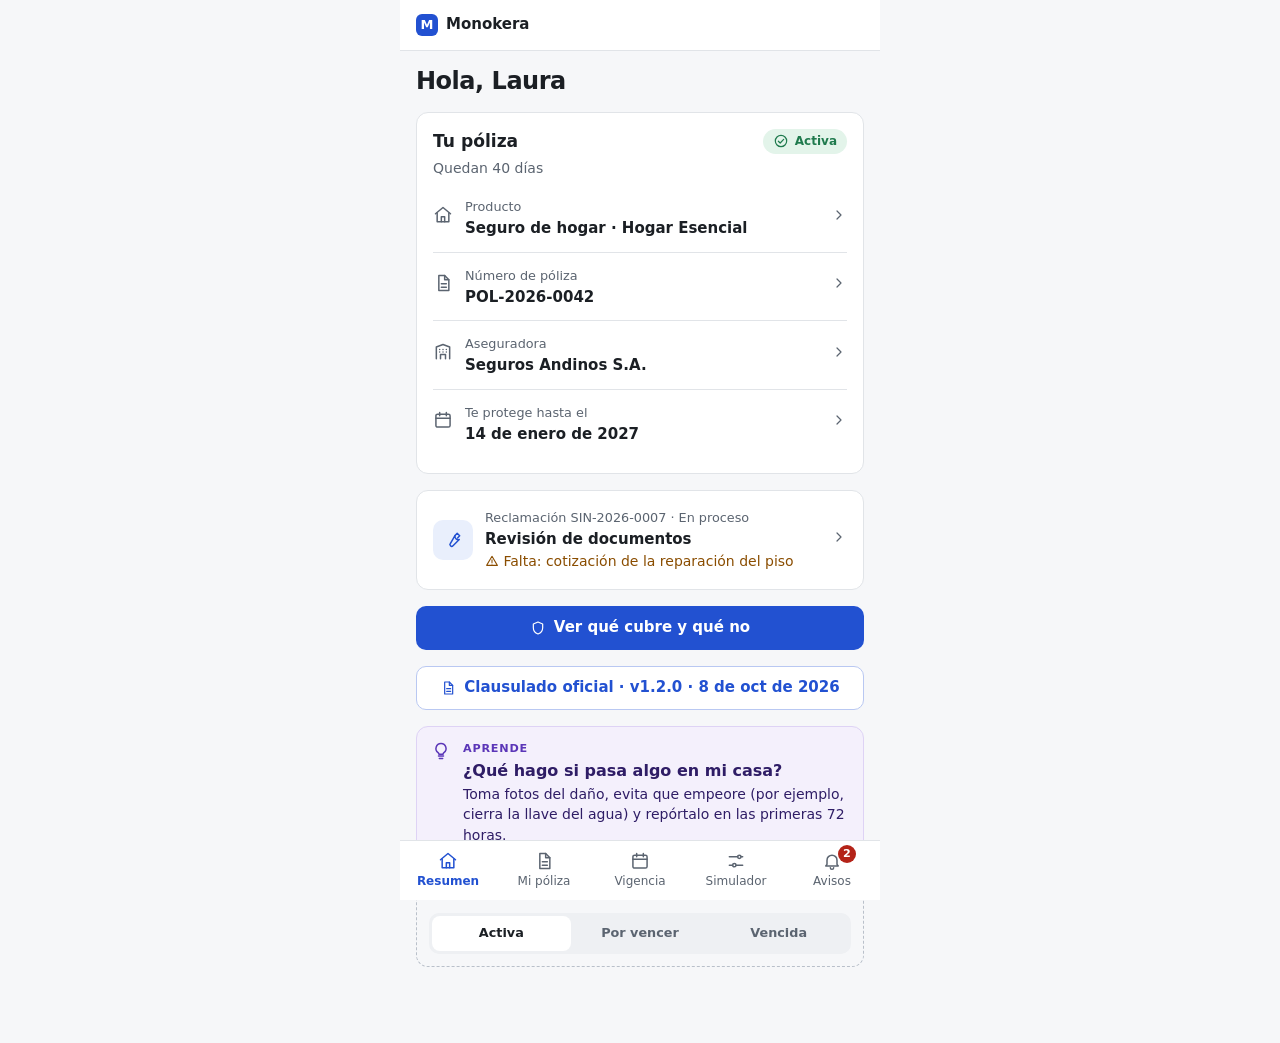
<file: prototype/index.html>
<!doctype html>
<html lang="es">
<head>
  <meta charset="utf-8">
  <meta name="viewport" content="width=device-width, initial-scale=1, viewport-fit=cover">
  <title>Monokera · Prototipo</title>
  <link rel="stylesheet" href="css/tokens.css">
  <link rel="stylesheet" href="css/base.css">
</head>
<body>
  <div class="app">
    <header class="app-header">
      <span class="brand"><span class="brand-mark" aria-hidden="true">M</span>Monokera</span>
    </header>
    <main id="view" class="view" tabindex="-1"></main>
    <nav class="tabbar" aria-label="Navegación principal">
      <a href="#/resumen"><svg class="i" viewBox="0 0 24 24" aria-hidden="true"><path d="M3 10.5 12 3l9 7.5"/><path d="M5 9.5V20h14V9.5"/><path d="M10 20v-6h4v6"/></svg>Resumen</a>
      <a href="#/detalle"><svg class="i" viewBox="0 0 24 24" aria-hidden="true"><path d="M7 3h7l5 5v13H7z"/><path d="M14 3v5h5"/><path d="M10 13h6M10 17h6"/></svg>Mi póliza</a>
      <a href="#/vigencia"><svg class="i" viewBox="0 0 24 24" aria-hidden="true"><rect x="3.5" y="5" width="17" height="15.5" rx="2"/><path d="M3.5 10h17M8 3v4M16 3v4"/></svg>Vigencia</a>
      <a href="#/simulador"><svg class="i" viewBox="0 0 24 24" aria-hidden="true"><path d="M4 7h10M18 7h2M4 17h4M12 17h8"/><circle cx="16" cy="7" r="2"/><circle cx="10" cy="17" r="2"/></svg>Simulador</a>
      <a href="#/avisos"><svg class="i" viewBox="0 0 24 24" aria-hidden="true"><path d="M6 16V11a6 6 0 0 1 12 0v5l1.5 2h-15z"/><path d="M10 20a2 2 0 0 0 4 0"/></svg>Avisos</a>
    </nav>
  </div>
  <script type="module" src="js/app.js"></script>
</body>
</html>
</file>
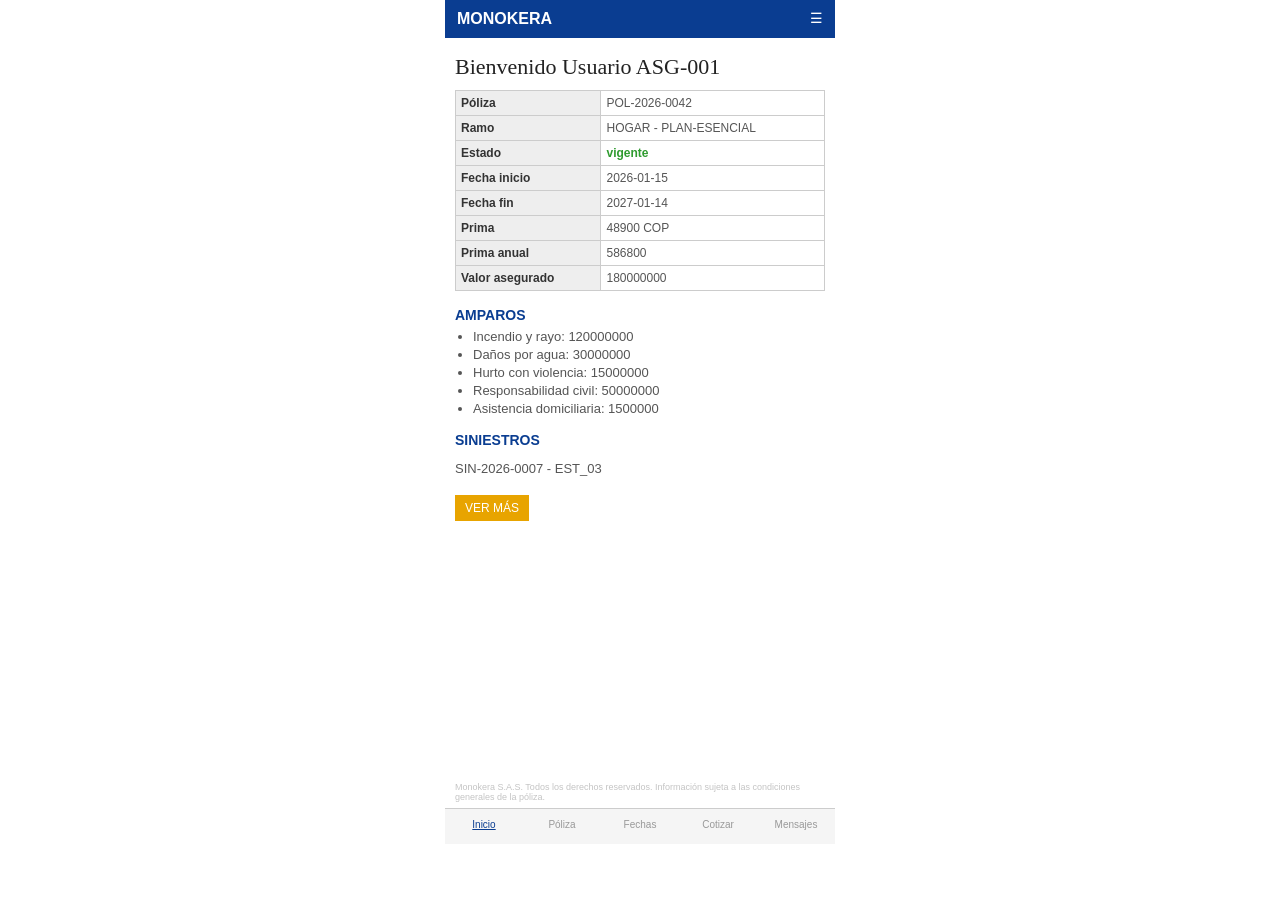
<file: design/mockups/v0/index.html>
<!doctype html>
<html lang="es">
<head>
  <meta charset="utf-8">
  <meta name="viewport" content="width=device-width, initial-scale=1">
  <title>Monokera · Mockups v0</title>
  <link rel="stylesheet" href="styles.css">
</head>
<body>
  <script src="mock.js"></script>
  <script src="render.js"></script>
</body>
</html>
</file>
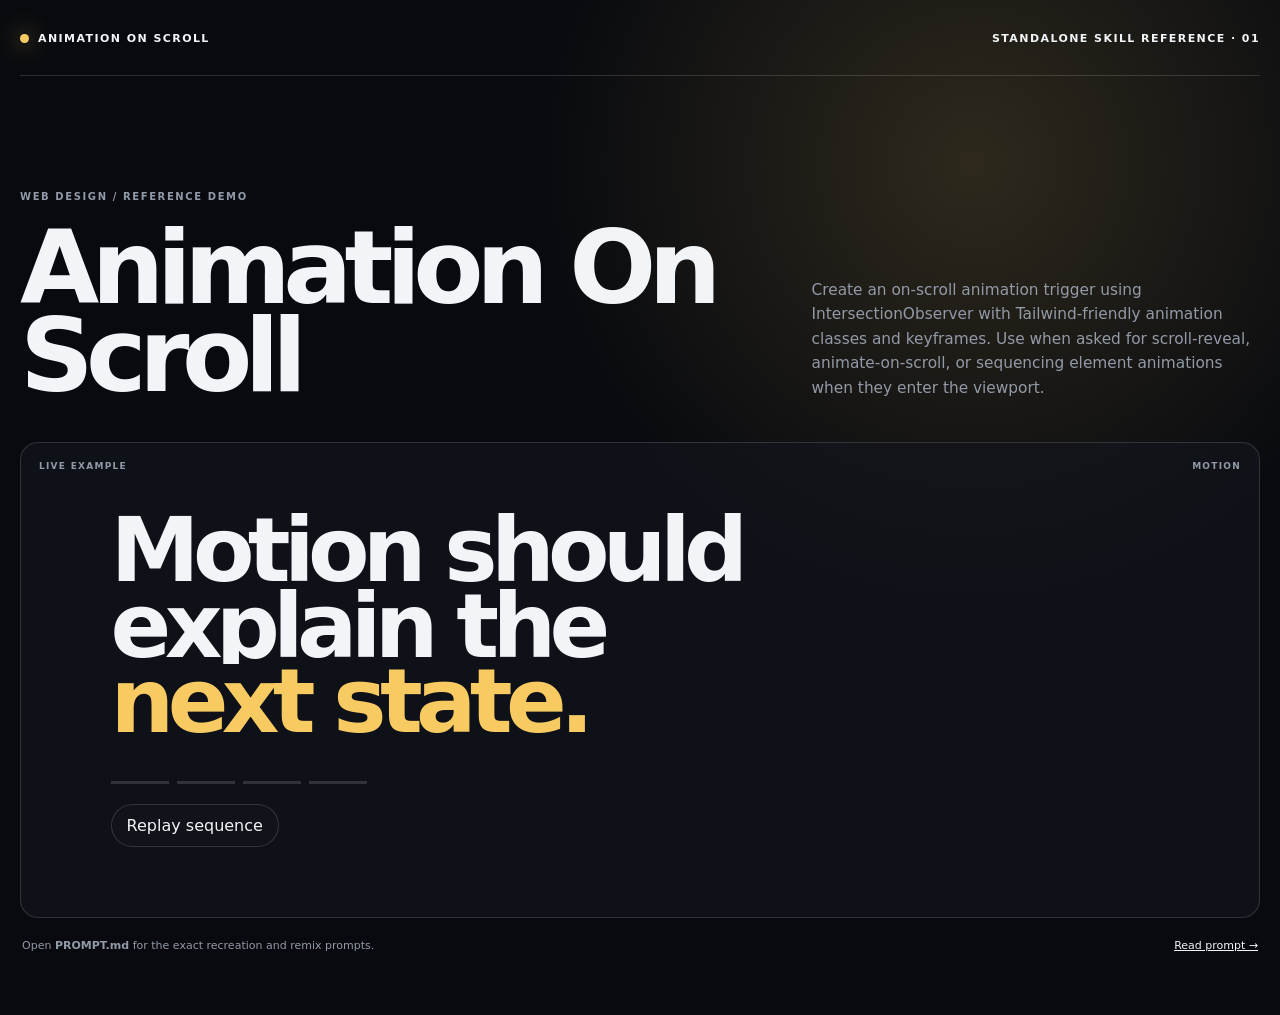
<file: .claude/skills/animation-on-scroll/demo/index.html>
<!doctype html>
<html lang="en">
<head>
  <meta charset="utf-8">
  <meta name="viewport" content="width=device-width, initial-scale=1">
  <link rel="icon" href="data:,">
  <title>Animation On Scroll · Skill Demo</title>
  <style>:root{--bg:#080a0f;--panel:rgba(18,21,29,.72);--panelStrong:#121620;--ink:#f2f5f7;--muted:#929aa7;--line:rgba(255,255,255,.14);--accent:hsl(42 92% 68%);font-family:Inter,ui-sans-serif,system-ui,-apple-system,BlinkMacSystemFont,"Segoe UI",sans-serif;color:var(--ink);background:var(--bg)}
*{box-sizing:border-box}html{background:var(--bg);scroll-behavior:smooth}body{min-width:320px;margin:0;background:radial-gradient(circle at var(--mx,76%) var(--my,16%),color-mix(in srgb,var(--accent) 16%,transparent),transparent 34%),var(--bg);color:var(--ink)}button,a{font:inherit;color:inherit}button{border:1px solid var(--line);border-radius:999px;padding:11px 15px;background:var(--panel);cursor:pointer}button:hover,button:focus-visible{border-color:var(--accent);outline:2px solid color-mix(in srgb,var(--accent) 42%,transparent);outline-offset:3px}.shell{width:min(1280px,calc(100% - 40px));min-height:100svh;margin:auto;padding:22px 0 40px}.topbar{display:flex;align-items:center;justify-content:space-between;padding:10px 0 30px;border-bottom:1px solid var(--line);font-size:11px;font-weight:700;letter-spacing:.13em;text-transform:uppercase}.brand{display:flex;gap:9px;align-items:center}.brand i{width:9px;height:9px;border-radius:50%;background:var(--accent);box-shadow:0 0 24px var(--accent)}.topbar a{text-decoration:none}.intro{display:grid;grid-template-columns:minmax(0,1.25fr) minmax(260px,.75fr);gap:44px;align-items:end;padding:clamp(54px,9vw,116px) 0 42px}.intro small{display:block;margin-bottom:22px;color:var(--muted);font-size:10px;font-weight:700;letter-spacing:.16em;text-transform:uppercase}.intro h1{max-width:11ch;margin:0;font-size:clamp(48px,8vw,112px);font-weight:580;letter-spacing:-.075em;line-height:.86}.intro p{max-width:48ch;margin:0;color:var(--muted);font-size:clamp(14px,1.2vw,18px);line-height:1.6}.showcase{position:relative;min-height:470px;overflow:hidden;border:1px solid var(--line);border-radius:18px;background:var(--panel);isolation:isolate}.showcaseHeader{position:absolute;z-index:5;top:18px;right:18px;left:18px;display:flex;justify-content:space-between;color:var(--muted);font-size:9px;font-weight:700;letter-spacing:.14em;text-transform:uppercase;pointer-events:none}.layoutStudy{display:grid;grid-template-columns:1.15fr .85fr;min-height:470px}.layoutHero{display:flex;flex-direction:column;justify-content:flex-end;padding:clamp(28px,5vw,70px);border-right:1px solid var(--line)}.layoutHero>span,.kicker{color:var(--muted);font-size:10px;font-weight:700;letter-spacing:.14em;text-transform:uppercase}.layoutHero h2,.landing h2{max-width:9ch;margin:18px 0;font-size:clamp(42px,6vw,84px);line-height:.9;letter-spacing:-.065em}.layoutHero p,.landing p{max-width:38ch;color:var(--muted);line-height:1.55}.layoutCards{display:grid;grid-template-rows:repeat(3,1fr)}.layoutCards article{display:flex;align-items:end;justify-content:space-between;padding:26px;border-bottom:1px solid var(--line)}.layoutCards article:last-child{border:0}.layoutCards b{color:var(--accent);font-size:34px}.layoutCards span{text-transform:uppercase;font-size:10px;letter-spacing:.15em}.pricing{display:grid;grid-template-columns:repeat(3,1fr);gap:1px;min-height:470px;background:var(--line)}.pricing article{display:flex;flex-direction:column;padding:80px 28px 28px;background:var(--panelStrong)}.pricing article.featured{background:linear-gradient(160deg,color-mix(in srgb,var(--accent) 20%,var(--panelStrong)),var(--panelStrong))}.pricing p{font-size:11px;letter-spacing:.13em;text-transform:uppercase}.pricing strong{margin:24px 0 8px;font-size:56px;letter-spacing:-.06em}.pricing span{color:var(--muted)}.pricing button{margin-top:auto}.landing{display:flex;min-height:470px;flex-direction:column;justify-content:center;padding:clamp(40px,8vw,100px);background:radial-gradient(circle at 75% 36%,color-mix(in srgb,var(--accent) 45%,transparent),transparent 24%)}.landing .actions{display:flex;gap:10px;margin-top:24px}.landing .actions button:first-child{color:var(--bg);background:var(--ink)}.landing .proof{display:flex;gap:28px;margin-top:54px;color:var(--muted);font-size:11px}.marquee{display:flex;min-height:470px;align-items:center;overflow:hidden;-webkit-mask-image:linear-gradient(90deg,transparent,#000 15%,#000 85%,transparent);mask-image:linear-gradient(90deg,transparent,#000 15%,#000 85%,transparent)}.marqueeTrack{display:flex;width:max-content;animation:marquee 18s linear infinite}.marqueeTrack span{min-width:220px;padding:34px;border:1px solid var(--line);font-size:22px;font-weight:700;letter-spacing:-.04em;text-align:center}.iconGrid,.contactSheet{display:grid;grid-template-columns:repeat(3,1fr);gap:1px;min-height:470px;background:var(--line)}.iconGrid article,.contactSheet article{position:relative;padding:70px 28px 28px;background:var(--panelStrong)}.number{position:absolute;top:22px;right:22px;color:var(--accent);font-size:11px}.glyph{display:grid;width:110px;height:110px;place-items:center;margin:30px auto;border:1px solid var(--line);border-radius:34px;background:linear-gradient(145deg,color-mix(in srgb,var(--accent) 20%,transparent),transparent);font-size:48px}.iconGrid h3{text-align:center}.contactSheet .asset{height:280px;margin-bottom:22px;border-radius:2px;background-size:cover}.assetOne{background:radial-gradient(circle at 70% 30%,#d9f7ff,transparent 20%),linear-gradient(145deg,#203962,#8db3d6 48%,#d7d5c8)}.assetTwo{background:radial-gradient(circle at 50% 28%,#f1c6a2 0 10%,transparent 11%),linear-gradient(120deg,#1b2738,#754c5a 52%,#e1a77f)}.assetThree{background:repeating-radial-gradient(circle at 30% 65%,#c8b8ff 0 9px,#4c4274 10px 18px,#151629 19px 29px)}.contactSheet b,.contactSheet span{display:block}.contactSheet span{margin-top:8px;color:var(--muted);font-size:11px}.surfaceStudy{display:grid;grid-template-columns:1.4fr .6fr;grid-template-rows:1fr auto;gap:18px;min-height:470px;padding:70px 24px 24px}.surfaceStudy article{border:1px solid var(--line);border-radius:20px;background:linear-gradient(145deg,color-mix(in srgb,var(--accent) 12%,var(--panelStrong)),var(--panelStrong))}.surfaceHero{display:flex;grid-row:1/3;flex-direction:column;justify-content:flex-end;padding:42px}.surfaceHero strong{max-width:8ch;margin-top:20px;font-size:clamp(40px,5vw,72px);line-height:.92;letter-spacing:-.06em}.surfaceHero span,.surfaceCard span{color:var(--muted);font-size:10px;letter-spacing:.14em;text-transform:uppercase}.surfaceCard{display:flex;flex-direction:column;padding:26px}.surfaceCard b{margin:auto 0 4px;font-size:56px}.surfaceCard small{color:var(--muted)}.surfaceControl{align-self:end}.motionStage{display:flex;min-height:470px;flex-direction:column;justify-content:center;padding:70px clamp(28px,7vw,90px)}.maskLine{overflow:hidden;margin:0;font-size:clamp(44px,7vw,98px);font-weight:600;letter-spacing:-.075em;line-height:.84}.maskLine span{display:block;transform:translateY(110%);animation:wordIn .8s cubic-bezier(.16,1,.3,1) forwards}.maskLine:nth-child(2) span{animation-delay:.12s}.maskLine:nth-child(3) span{animation-delay:.24s}.accentLine{color:var(--accent)}.timeline{display:flex;gap:8px;margin:42px 0 20px}.timeline i{width:58px;height:3px;background:var(--line);transform-origin:left;animation:grow .8s .42s both}.timeline i:nth-child(2){animation-delay:.54s}.timeline i:nth-child(3){animation-delay:.66s}.timeline i:nth-child(4){animation-delay:.78s}.replay{width:max-content}.visualization{position:relative;min-height:470px}.visualization canvas{position:absolute;inset:0;width:100%;height:100%}.vizMeta{position:absolute;right:28px;bottom:24px;left:28px;display:grid;grid-template-columns:1fr auto 1fr;align-items:end;color:var(--muted);font-size:10px;letter-spacing:.14em;text-transform:uppercase}.vizMeta strong{color:var(--ink);font-size:48px;letter-spacing:-.06em}.vizMeta span:last-child{text-align:right}.simulation{position:relative;min-height:470px}.goo{position:absolute;inset:0;width:100%;height:100%}.goo circle{fill:var(--accent)}.orbA{animation:orbA 4.4s ease-in-out infinite alternate}.orbB{animation:orbB 5.1s ease-in-out infinite alternate}.reset{position:absolute;right:24px;bottom:24px}.demoNote{display:flex;justify-content:space-between;gap:24px;padding:20px 2px;color:var(--muted);font-size:11px;line-height:1.5}.demoNote a{color:var(--ink)}
.pricingWrap{min-height:470px;padding-top:52px}.billingBar{display:flex;align-items:center;justify-content:space-between;min-height:58px;padding:8px 20px;border-top:1px solid var(--line);color:var(--muted);font-size:10px;letter-spacing:.12em;text-transform:uppercase}.billingBar .billingToggle{padding:8px 12px;background:var(--panelStrong);font-size:10px}.pricingWrap .pricing{min-height:360px}.pricingWrap .pricing article{padding:42px 28px 28px}.vizMeta button{justify-self:end;padding:8px 11px;font-size:9px;letter-spacing:.1em;text-transform:uppercase}

@keyframes marquee{to{transform:translateX(-50%)}}@keyframes wordIn{to{transform:translateY(0)}}@keyframes grow{from{transform:scaleX(0)}to{transform:scaleX(1)}}@keyframes orbA{to{transform:translate(-120px,70px)}}@keyframes orbB{to{transform:translate(80px,120px)}}@media(max-width:760px){.intro{grid-template-columns:1fr;padding-top:60px}.intro h1{font-size:54px}.layoutStudy,.pricing,.iconGrid,.contactSheet,.surfaceStudy{grid-template-columns:1fr}.layoutHero{border-right:0;border-bottom:1px solid var(--line)}.pricing article{min-height:320px}.surfaceHero{grid-row:auto}.showcase{min-height:540px}.topbar span:last-child{display:none}.demoNote{flex-direction:column}.landing .proof{flex-direction:column;gap:8px}.vizMeta{grid-template-columns:1fr auto}.vizMeta span:last-child{display:none}}@media(prefers-reduced-motion:reduce){html{scroll-behavior:auto}.marqueeTrack,.maskLine span,.timeline i,.orbA,.orbB{animation:none;transform:none}}</style>
</head>
<body data-kind="motion" data-skill="animation-on-scroll">
  <main class="shell">
    <nav class="topbar" aria-label="Demo navigation"><a class="brand" href="#"><i></i>Animation On Scroll</a><span>Standalone skill reference · 01</span></nav>
    <header class="intro">
      <div><small>web design / reference demo</small><h1>Animation On Scroll</h1></div>
      <p>Create an on-scroll animation trigger using IntersectionObserver with Tailwind-friendly animation classes and keyframes. Use when asked for scroll-reveal, animate-on-scroll, or sequencing element animations when they enter the viewport.</p>
    </header>
    <section class="showcase" aria-label="Animation On Scroll demonstration">
      <div class="showcaseHeader"><span>Live example</span><span>motion</span></div>
<div class="motionStage">
  <p class="maskLine"><span>Motion should</span></p>
  <p class="maskLine"><span>explain the</span></p>
  <p class="maskLine accentLine"><span>next state.</span></p>
  <div class="timeline"><i></i><i></i><i></i><i></i></div>
  <button class="replay">Replay sequence</button>
</div>
    </section>
    <footer class="demoNote"><span>Open <strong>PROMPT.md</strong> for the exact recreation and remix prompts.</span><a href="PROMPT.md">Read prompt →</a></footer>
  </main>
  <script>const reduced=matchMedia("(prefers-reduced-motion: reduce)").matches;addEventListener("pointermove",event=>{document.body.style.setProperty("--mx",event.clientX+"px");document.body.style.setProperty("--my",event.clientY+"px")},{passive:true});const billing=document.querySelector(".billingToggle");if(billing)billing.addEventListener("click",()=>{const annual=billing.getAttribute("aria-pressed")!=="true";billing.setAttribute("aria-pressed",String(annual));billing.textContent=annual?"Show monthly pricing":"Show annual pricing";document.querySelectorAll(".pricing strong").forEach(price=>price.textContent=annual?price.dataset.annual:price.dataset.monthly)});const replay=document.querySelector(".replay");if(replay)replay.addEventListener("click",()=>{document.querySelectorAll(".maskLine span,.timeline i").forEach(node=>{node.style.animation="none";node.offsetHeight;node.style.animation=""})});const reset=document.querySelector(".reset");if(reset)reset.addEventListener("click",()=>document.querySelectorAll(".orbA,.orbB").forEach(node=>{node.style.animation="none";node.offsetHeight;node.style.animation=""}));const canvas=document.querySelector("canvas");if(canvas&&!reduced){const context=canvas.getContext("2d");let width=0,height=0,frame=0,time=0;const mode="field";const bodies=Array.from({length:14},(_,i)=>({x:80+(i%7)*92,y:40+Math.floor(i/7)*70,vx:(i%3-1)*.7,vy:0,r:12+(i%4)*5}));const resetBodies=()=>bodies.forEach((body,i)=>{body.x=40+(i%7)*Math.max(32,(width-80)/6);body.y=35+Math.floor(i/7)*58;body.vx=(i%3-1)*.7;body.vy=0});const resetBodiesButton=document.querySelector(".resetBodies");if(resetBodiesButton)resetBodiesButton.addEventListener("click",resetBodies);const resize=()=>{const rect=canvas.getBoundingClientRect();const ratio=Math.min(devicePixelRatio||1,2);width=rect.width;height=rect.height;canvas.width=Math.round(width*ratio);canvas.height=Math.round(height*ratio);context.setTransform(ratio,0,0,ratio,0,0)};const draw=()=>{frame=requestAnimationFrame(draw);time+=.008;context.clearRect(0,0,width,height);const accent=getComputedStyle(document.documentElement).getPropertyValue("--accent").trim();if(mode==="globe"){const radius=Math.min(width,height)*.29;const cx=width*.5,cy=height*.47;context.fillStyle=accent;for(let i=0;i<360;i++){const phi=Math.acos(1-2*(i+.5)/360);const theta=Math.PI*(1+Math.sqrt(5))*i+time;const x=Math.sin(phi)*Math.cos(theta);const y=Math.cos(phi);const z=Math.sin(phi)*Math.sin(theta);const scale=(z+1.7)/2.7;context.globalAlpha=.16+.74*scale;context.beginPath();context.arc(cx+x*radius,cy+y*radius,Math.max(.7,2.2*scale),0,Math.PI*2);context.fill()}context.globalAlpha=.16;context.strokeStyle=accent;context.beginPath();context.ellipse(cx,cy+radius*.18,radius*1.34,radius*.34,time*.4,0,Math.PI*2);context.stroke()}else if(mode==="object"){const size=Math.min(width,height)*.24,cx=width*.5,cy=height*.48;const vertices=[[-1,-1,-1],[1,-1,-1],[1,1,-1],[-1,1,-1],[-1,-1,1],[1,-1,1],[1,1,1],[-1,1,1]];const edges=[[0,1],[1,2],[2,3],[3,0],[4,5],[5,6],[6,7],[7,4],[0,4],[1,5],[2,6],[3,7]];const points=vertices.map(([x,y,z])=>{const a=time*1.1,b=time*.73;const x1=x*Math.cos(a)-z*Math.sin(a),z1=x*Math.sin(a)+z*Math.cos(a),y1=y*Math.cos(b)-z1*Math.sin(b),z2=y*Math.sin(b)+z1*Math.cos(b),p=3.8/(z2+5);return{x:cx+x1*size*p,y:cy+y1*size*p,z:z2,p}});context.strokeStyle=accent;context.lineWidth=1.4;context.shadowColor=accent;context.shadowBlur=12;for(const [a,b] of edges){context.globalAlpha=.25+.45*((points[a].z+points[b].z+4)/8);context.beginPath();context.moveTo(points[a].x,points[a].y);context.lineTo(points[b].x,points[b].y);context.stroke()}context.fillStyle=accent;for(const point of points){context.globalAlpha=.55+.35*(point.z+2)/4;context.beginPath();context.arc(point.x,point.y,3.2*point.p,0,Math.PI*2);context.fill()}context.shadowBlur=0}else if(mode==="matter"){context.fillStyle=accent;for(const body of bodies){body.vy+=.16;body.x+=body.vx;body.y+=body.vy;if(body.x<body.r||body.x>width-body.r){body.vx*=-.94;body.x=Math.max(body.r,Math.min(width-body.r,body.x))}if(body.y>height-body.r-30){body.y=height-body.r-30;body.vy*=-.78}context.globalAlpha=.28+.45*(body.r/32);context.beginPath();context.arc(body.x,body.y,body.r,0,Math.PI*2);context.fill()}context.globalAlpha=.22;context.fillRect(0,height-31,width,1)}else{context.strokeStyle=accent;context.lineWidth=1;for(let i=0;i<18;i++){const y=(i/17)*height;context.globalAlpha=.08+.12*Math.sin(time+i*.4);context.beginPath();for(let x=0;x<=width;x+=12){const wave=Math.sin(x*.012+i*.54+time*3)*18*Math.sin(i/17*Math.PI);context.lineTo(x,y+wave)}context.stroke()}context.globalAlpha=.65;const x=width*(.52+.16*Math.sin(time*.6));const gradient=context.createLinearGradient(x,0,x+2,0);gradient.addColorStop(0,"transparent");gradient.addColorStop(.5,"white");gradient.addColorStop(1,"transparent");context.fillStyle=gradient;context.fillRect(x,0,3,height)}};resize();new ResizeObserver(resize).observe(canvas);const visibility=()=>{if(document.hidden){cancelAnimationFrame(frame);frame=0}else if(!frame)draw()};document.addEventListener("visibilitychange",visibility);draw();}</script>
</body>
</html>
</file>
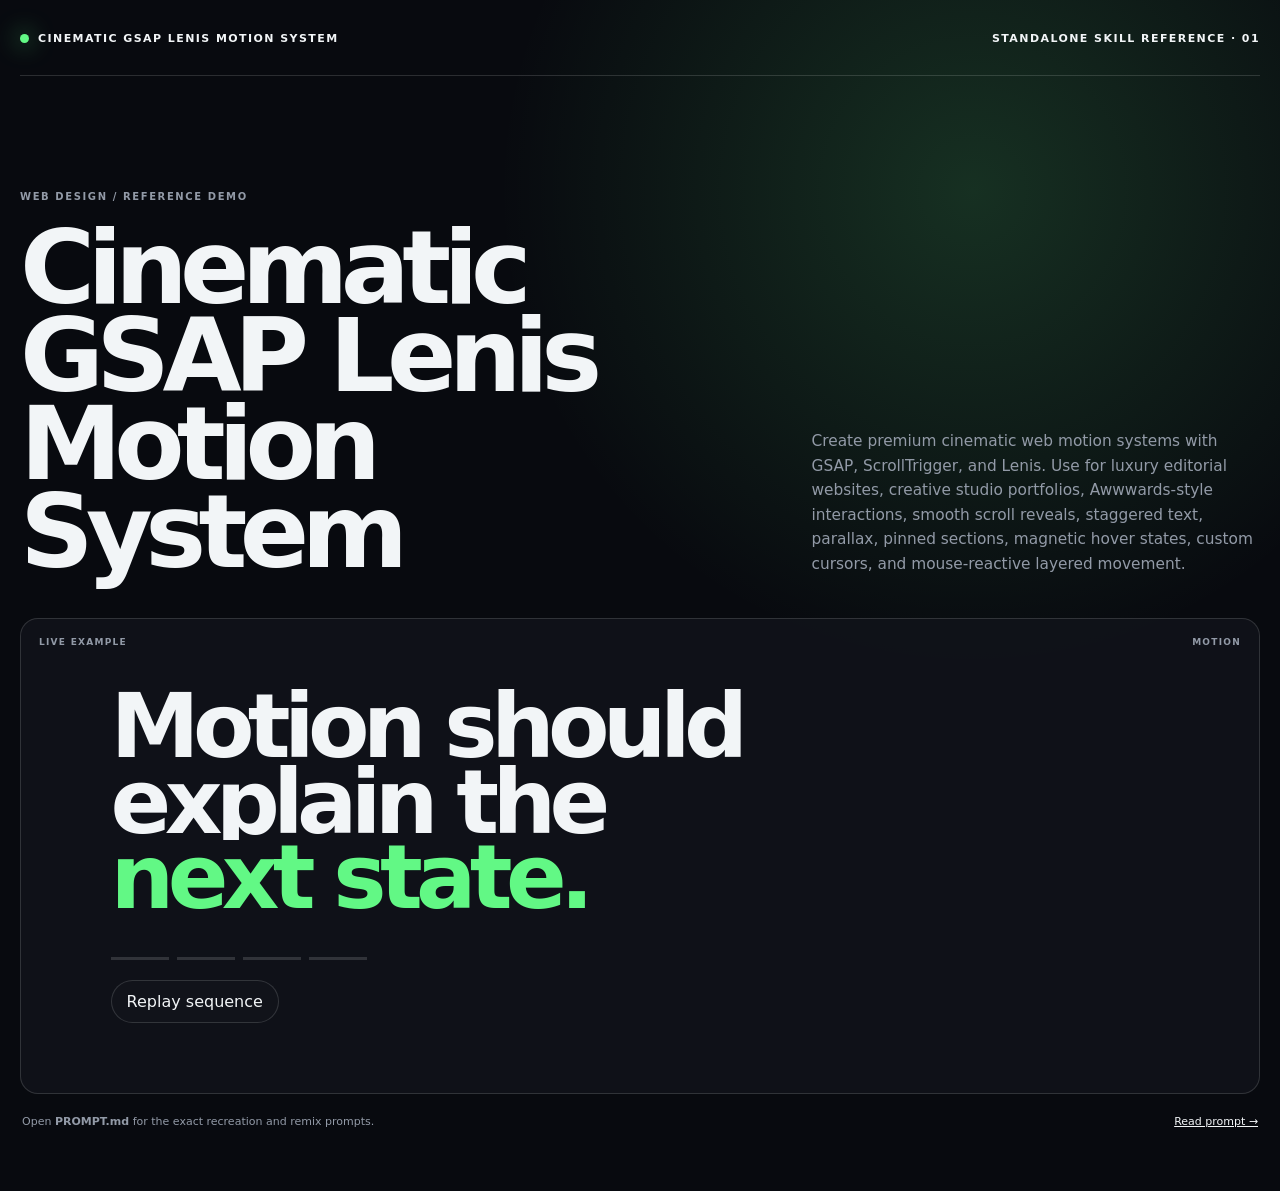
<file: .claude/skills/cinematic-gsap-lenis-motion-system/demo/index.html>
<!doctype html>
<html lang="en">
<head>
  <meta charset="utf-8">
  <meta name="viewport" content="width=device-width, initial-scale=1">
  <link rel="icon" href="data:,">
  <title>Cinematic GSAP Lenis Motion System · Skill Demo</title>
  <style>:root{--bg:#080a0f;--panel:rgba(18,21,29,.72);--panelStrong:#121620;--ink:#f2f5f7;--muted:#929aa7;--line:rgba(255,255,255,.14);--accent:hsl(134 92% 68%);font-family:Inter,ui-sans-serif,system-ui,-apple-system,BlinkMacSystemFont,"Segoe UI",sans-serif;color:var(--ink);background:var(--bg)}
*{box-sizing:border-box}html{background:var(--bg);scroll-behavior:smooth}body{min-width:320px;margin:0;background:radial-gradient(circle at var(--mx,76%) var(--my,16%),color-mix(in srgb,var(--accent) 16%,transparent),transparent 34%),var(--bg);color:var(--ink)}button,a{font:inherit;color:inherit}button{border:1px solid var(--line);border-radius:999px;padding:11px 15px;background:var(--panel);cursor:pointer}button:hover,button:focus-visible{border-color:var(--accent);outline:2px solid color-mix(in srgb,var(--accent) 42%,transparent);outline-offset:3px}.shell{width:min(1280px,calc(100% - 40px));min-height:100svh;margin:auto;padding:22px 0 40px}.topbar{display:flex;align-items:center;justify-content:space-between;padding:10px 0 30px;border-bottom:1px solid var(--line);font-size:11px;font-weight:700;letter-spacing:.13em;text-transform:uppercase}.brand{display:flex;gap:9px;align-items:center}.brand i{width:9px;height:9px;border-radius:50%;background:var(--accent);box-shadow:0 0 24px var(--accent)}.topbar a{text-decoration:none}.intro{display:grid;grid-template-columns:minmax(0,1.25fr) minmax(260px,.75fr);gap:44px;align-items:end;padding:clamp(54px,9vw,116px) 0 42px}.intro small{display:block;margin-bottom:22px;color:var(--muted);font-size:10px;font-weight:700;letter-spacing:.16em;text-transform:uppercase}.intro h1{max-width:11ch;margin:0;font-size:clamp(48px,8vw,112px);font-weight:580;letter-spacing:-.075em;line-height:.86}.intro p{max-width:48ch;margin:0;color:var(--muted);font-size:clamp(14px,1.2vw,18px);line-height:1.6}.showcase{position:relative;min-height:470px;overflow:hidden;border:1px solid var(--line);border-radius:18px;background:var(--panel);isolation:isolate}.showcaseHeader{position:absolute;z-index:5;top:18px;right:18px;left:18px;display:flex;justify-content:space-between;color:var(--muted);font-size:9px;font-weight:700;letter-spacing:.14em;text-transform:uppercase;pointer-events:none}.layoutStudy{display:grid;grid-template-columns:1.15fr .85fr;min-height:470px}.layoutHero{display:flex;flex-direction:column;justify-content:flex-end;padding:clamp(28px,5vw,70px);border-right:1px solid var(--line)}.layoutHero>span,.kicker{color:var(--muted);font-size:10px;font-weight:700;letter-spacing:.14em;text-transform:uppercase}.layoutHero h2,.landing h2{max-width:9ch;margin:18px 0;font-size:clamp(42px,6vw,84px);line-height:.9;letter-spacing:-.065em}.layoutHero p,.landing p{max-width:38ch;color:var(--muted);line-height:1.55}.layoutCards{display:grid;grid-template-rows:repeat(3,1fr)}.layoutCards article{display:flex;align-items:end;justify-content:space-between;padding:26px;border-bottom:1px solid var(--line)}.layoutCards article:last-child{border:0}.layoutCards b{color:var(--accent);font-size:34px}.layoutCards span{text-transform:uppercase;font-size:10px;letter-spacing:.15em}.pricing{display:grid;grid-template-columns:repeat(3,1fr);gap:1px;min-height:470px;background:var(--line)}.pricing article{display:flex;flex-direction:column;padding:80px 28px 28px;background:var(--panelStrong)}.pricing article.featured{background:linear-gradient(160deg,color-mix(in srgb,var(--accent) 20%,var(--panelStrong)),var(--panelStrong))}.pricing p{font-size:11px;letter-spacing:.13em;text-transform:uppercase}.pricing strong{margin:24px 0 8px;font-size:56px;letter-spacing:-.06em}.pricing span{color:var(--muted)}.pricing button{margin-top:auto}.landing{display:flex;min-height:470px;flex-direction:column;justify-content:center;padding:clamp(40px,8vw,100px);background:radial-gradient(circle at 75% 36%,color-mix(in srgb,var(--accent) 45%,transparent),transparent 24%)}.landing .actions{display:flex;gap:10px;margin-top:24px}.landing .actions button:first-child{color:var(--bg);background:var(--ink)}.landing .proof{display:flex;gap:28px;margin-top:54px;color:var(--muted);font-size:11px}.marquee{display:flex;min-height:470px;align-items:center;overflow:hidden;-webkit-mask-image:linear-gradient(90deg,transparent,#000 15%,#000 85%,transparent);mask-image:linear-gradient(90deg,transparent,#000 15%,#000 85%,transparent)}.marqueeTrack{display:flex;width:max-content;animation:marquee 18s linear infinite}.marqueeTrack span{min-width:220px;padding:34px;border:1px solid var(--line);font-size:22px;font-weight:700;letter-spacing:-.04em;text-align:center}.iconGrid,.contactSheet{display:grid;grid-template-columns:repeat(3,1fr);gap:1px;min-height:470px;background:var(--line)}.iconGrid article,.contactSheet article{position:relative;padding:70px 28px 28px;background:var(--panelStrong)}.number{position:absolute;top:22px;right:22px;color:var(--accent);font-size:11px}.glyph{display:grid;width:110px;height:110px;place-items:center;margin:30px auto;border:1px solid var(--line);border-radius:34px;background:linear-gradient(145deg,color-mix(in srgb,var(--accent) 20%,transparent),transparent);font-size:48px}.iconGrid h3{text-align:center}.contactSheet .asset{height:280px;margin-bottom:22px;border-radius:2px;background-size:cover}.assetOne{background:radial-gradient(circle at 70% 30%,#d9f7ff,transparent 20%),linear-gradient(145deg,#203962,#8db3d6 48%,#d7d5c8)}.assetTwo{background:radial-gradient(circle at 50% 28%,#f1c6a2 0 10%,transparent 11%),linear-gradient(120deg,#1b2738,#754c5a 52%,#e1a77f)}.assetThree{background:repeating-radial-gradient(circle at 30% 65%,#c8b8ff 0 9px,#4c4274 10px 18px,#151629 19px 29px)}.contactSheet b,.contactSheet span{display:block}.contactSheet span{margin-top:8px;color:var(--muted);font-size:11px}.surfaceStudy{display:grid;grid-template-columns:1.4fr .6fr;grid-template-rows:1fr auto;gap:18px;min-height:470px;padding:70px 24px 24px}.surfaceStudy article{border:1px solid var(--line);border-radius:20px;background:linear-gradient(145deg,color-mix(in srgb,var(--accent) 12%,var(--panelStrong)),var(--panelStrong))}.surfaceHero{display:flex;grid-row:1/3;flex-direction:column;justify-content:flex-end;padding:42px}.surfaceHero strong{max-width:8ch;margin-top:20px;font-size:clamp(40px,5vw,72px);line-height:.92;letter-spacing:-.06em}.surfaceHero span,.surfaceCard span{color:var(--muted);font-size:10px;letter-spacing:.14em;text-transform:uppercase}.surfaceCard{display:flex;flex-direction:column;padding:26px}.surfaceCard b{margin:auto 0 4px;font-size:56px}.surfaceCard small{color:var(--muted)}.surfaceControl{align-self:end}.motionStage{display:flex;min-height:470px;flex-direction:column;justify-content:center;padding:70px clamp(28px,7vw,90px)}.maskLine{overflow:hidden;margin:0;font-size:clamp(44px,7vw,98px);font-weight:600;letter-spacing:-.075em;line-height:.84}.maskLine span{display:block;transform:translateY(110%);animation:wordIn .8s cubic-bezier(.16,1,.3,1) forwards}.maskLine:nth-child(2) span{animation-delay:.12s}.maskLine:nth-child(3) span{animation-delay:.24s}.accentLine{color:var(--accent)}.timeline{display:flex;gap:8px;margin:42px 0 20px}.timeline i{width:58px;height:3px;background:var(--line);transform-origin:left;animation:grow .8s .42s both}.timeline i:nth-child(2){animation-delay:.54s}.timeline i:nth-child(3){animation-delay:.66s}.timeline i:nth-child(4){animation-delay:.78s}.replay{width:max-content}.visualization{position:relative;min-height:470px}.visualization canvas{position:absolute;inset:0;width:100%;height:100%}.vizMeta{position:absolute;right:28px;bottom:24px;left:28px;display:grid;grid-template-columns:1fr auto 1fr;align-items:end;color:var(--muted);font-size:10px;letter-spacing:.14em;text-transform:uppercase}.vizMeta strong{color:var(--ink);font-size:48px;letter-spacing:-.06em}.vizMeta span:last-child{text-align:right}.simulation{position:relative;min-height:470px}.goo{position:absolute;inset:0;width:100%;height:100%}.goo circle{fill:var(--accent)}.orbA{animation:orbA 4.4s ease-in-out infinite alternate}.orbB{animation:orbB 5.1s ease-in-out infinite alternate}.reset{position:absolute;right:24px;bottom:24px}.demoNote{display:flex;justify-content:space-between;gap:24px;padding:20px 2px;color:var(--muted);font-size:11px;line-height:1.5}.demoNote a{color:var(--ink)}
.pricingWrap{min-height:470px;padding-top:52px}.billingBar{display:flex;align-items:center;justify-content:space-between;min-height:58px;padding:8px 20px;border-top:1px solid var(--line);color:var(--muted);font-size:10px;letter-spacing:.12em;text-transform:uppercase}.billingBar .billingToggle{padding:8px 12px;background:var(--panelStrong);font-size:10px}.pricingWrap .pricing{min-height:360px}.pricingWrap .pricing article{padding:42px 28px 28px}.vizMeta button{justify-self:end;padding:8px 11px;font-size:9px;letter-spacing:.1em;text-transform:uppercase}

@keyframes marquee{to{transform:translateX(-50%)}}@keyframes wordIn{to{transform:translateY(0)}}@keyframes grow{from{transform:scaleX(0)}to{transform:scaleX(1)}}@keyframes orbA{to{transform:translate(-120px,70px)}}@keyframes orbB{to{transform:translate(80px,120px)}}@media(max-width:760px){.intro{grid-template-columns:1fr;padding-top:60px}.intro h1{font-size:54px}.layoutStudy,.pricing,.iconGrid,.contactSheet,.surfaceStudy{grid-template-columns:1fr}.layoutHero{border-right:0;border-bottom:1px solid var(--line)}.pricing article{min-height:320px}.surfaceHero{grid-row:auto}.showcase{min-height:540px}.topbar span:last-child{display:none}.demoNote{flex-direction:column}.landing .proof{flex-direction:column;gap:8px}.vizMeta{grid-template-columns:1fr auto}.vizMeta span:last-child{display:none}}@media(prefers-reduced-motion:reduce){html{scroll-behavior:auto}.marqueeTrack,.maskLine span,.timeline i,.orbA,.orbB{animation:none;transform:none}}</style>
</head>
<body data-kind="motion" data-skill="cinematic-gsap-lenis-motion-system">
  <main class="shell">
    <nav class="topbar" aria-label="Demo navigation"><a class="brand" href="#"><i></i>Cinematic GSAP Lenis Motion System</a><span>Standalone skill reference · 01</span></nav>
    <header class="intro">
      <div><small>web design / reference demo</small><h1>Cinematic GSAP Lenis Motion System</h1></div>
      <p>Create premium cinematic web motion systems with GSAP, ScrollTrigger, and Lenis. Use for luxury editorial websites, creative studio portfolios, Awwwards-style interactions, smooth scroll reveals, staggered text, parallax, pinned sections, magnetic hover states, custom cursors, and mouse-reactive layered movement.</p>
    </header>
    <section class="showcase" aria-label="Cinematic GSAP Lenis Motion System demonstration">
      <div class="showcaseHeader"><span>Live example</span><span>motion</span></div>
<div class="motionStage">
  <p class="maskLine"><span>Motion should</span></p>
  <p class="maskLine"><span>explain the</span></p>
  <p class="maskLine accentLine"><span>next state.</span></p>
  <div class="timeline"><i></i><i></i><i></i><i></i></div>
  <button class="replay">Replay sequence</button>
</div>
    </section>
    <footer class="demoNote"><span>Open <strong>PROMPT.md</strong> for the exact recreation and remix prompts.</span><a href="PROMPT.md">Read prompt →</a></footer>
  </main>
  <script>const reduced=matchMedia("(prefers-reduced-motion: reduce)").matches;addEventListener("pointermove",event=>{document.body.style.setProperty("--mx",event.clientX+"px");document.body.style.setProperty("--my",event.clientY+"px")},{passive:true});const billing=document.querySelector(".billingToggle");if(billing)billing.addEventListener("click",()=>{const annual=billing.getAttribute("aria-pressed")!=="true";billing.setAttribute("aria-pressed",String(annual));billing.textContent=annual?"Show monthly pricing":"Show annual pricing";document.querySelectorAll(".pricing strong").forEach(price=>price.textContent=annual?price.dataset.annual:price.dataset.monthly)});const replay=document.querySelector(".replay");if(replay)replay.addEventListener("click",()=>{document.querySelectorAll(".maskLine span,.timeline i").forEach(node=>{node.style.animation="none";node.offsetHeight;node.style.animation=""})});const reset=document.querySelector(".reset");if(reset)reset.addEventListener("click",()=>document.querySelectorAll(".orbA,.orbB").forEach(node=>{node.style.animation="none";node.offsetHeight;node.style.animation=""}));const canvas=document.querySelector("canvas");if(canvas&&!reduced){const context=canvas.getContext("2d");let width=0,height=0,frame=0,time=0;const mode="field";const bodies=Array.from({length:14},(_,i)=>({x:80+(i%7)*92,y:40+Math.floor(i/7)*70,vx:(i%3-1)*.7,vy:0,r:12+(i%4)*5}));const resetBodies=()=>bodies.forEach((body,i)=>{body.x=40+(i%7)*Math.max(32,(width-80)/6);body.y=35+Math.floor(i/7)*58;body.vx=(i%3-1)*.7;body.vy=0});const resetBodiesButton=document.querySelector(".resetBodies");if(resetBodiesButton)resetBodiesButton.addEventListener("click",resetBodies);const resize=()=>{const rect=canvas.getBoundingClientRect();const ratio=Math.min(devicePixelRatio||1,2);width=rect.width;height=rect.height;canvas.width=Math.round(width*ratio);canvas.height=Math.round(height*ratio);context.setTransform(ratio,0,0,ratio,0,0)};const draw=()=>{frame=requestAnimationFrame(draw);time+=.008;context.clearRect(0,0,width,height);const accent=getComputedStyle(document.documentElement).getPropertyValue("--accent").trim();if(mode==="globe"){const radius=Math.min(width,height)*.29;const cx=width*.5,cy=height*.47;context.fillStyle=accent;for(let i=0;i<360;i++){const phi=Math.acos(1-2*(i+.5)/360);const theta=Math.PI*(1+Math.sqrt(5))*i+time;const x=Math.sin(phi)*Math.cos(theta);const y=Math.cos(phi);const z=Math.sin(phi)*Math.sin(theta);const scale=(z+1.7)/2.7;context.globalAlpha=.16+.74*scale;context.beginPath();context.arc(cx+x*radius,cy+y*radius,Math.max(.7,2.2*scale),0,Math.PI*2);context.fill()}context.globalAlpha=.16;context.strokeStyle=accent;context.beginPath();context.ellipse(cx,cy+radius*.18,radius*1.34,radius*.34,time*.4,0,Math.PI*2);context.stroke()}else if(mode==="object"){const size=Math.min(width,height)*.24,cx=width*.5,cy=height*.48;const vertices=[[-1,-1,-1],[1,-1,-1],[1,1,-1],[-1,1,-1],[-1,-1,1],[1,-1,1],[1,1,1],[-1,1,1]];const edges=[[0,1],[1,2],[2,3],[3,0],[4,5],[5,6],[6,7],[7,4],[0,4],[1,5],[2,6],[3,7]];const points=vertices.map(([x,y,z])=>{const a=time*1.1,b=time*.73;const x1=x*Math.cos(a)-z*Math.sin(a),z1=x*Math.sin(a)+z*Math.cos(a),y1=y*Math.cos(b)-z1*Math.sin(b),z2=y*Math.sin(b)+z1*Math.cos(b),p=3.8/(z2+5);return{x:cx+x1*size*p,y:cy+y1*size*p,z:z2,p}});context.strokeStyle=accent;context.lineWidth=1.4;context.shadowColor=accent;context.shadowBlur=12;for(const [a,b] of edges){context.globalAlpha=.25+.45*((points[a].z+points[b].z+4)/8);context.beginPath();context.moveTo(points[a].x,points[a].y);context.lineTo(points[b].x,points[b].y);context.stroke()}context.fillStyle=accent;for(const point of points){context.globalAlpha=.55+.35*(point.z+2)/4;context.beginPath();context.arc(point.x,point.y,3.2*point.p,0,Math.PI*2);context.fill()}context.shadowBlur=0}else if(mode==="matter"){context.fillStyle=accent;for(const body of bodies){body.vy+=.16;body.x+=body.vx;body.y+=body.vy;if(body.x<body.r||body.x>width-body.r){body.vx*=-.94;body.x=Math.max(body.r,Math.min(width-body.r,body.x))}if(body.y>height-body.r-30){body.y=height-body.r-30;body.vy*=-.78}context.globalAlpha=.28+.45*(body.r/32);context.beginPath();context.arc(body.x,body.y,body.r,0,Math.PI*2);context.fill()}context.globalAlpha=.22;context.fillRect(0,height-31,width,1)}else{context.strokeStyle=accent;context.lineWidth=1;for(let i=0;i<18;i++){const y=(i/17)*height;context.globalAlpha=.08+.12*Math.sin(time+i*.4);context.beginPath();for(let x=0;x<=width;x+=12){const wave=Math.sin(x*.012+i*.54+time*3)*18*Math.sin(i/17*Math.PI);context.lineTo(x,y+wave)}context.stroke()}context.globalAlpha=.65;const x=width*(.52+.16*Math.sin(time*.6));const gradient=context.createLinearGradient(x,0,x+2,0);gradient.addColorStop(0,"transparent");gradient.addColorStop(.5,"white");gradient.addColorStop(1,"transparent");context.fillStyle=gradient;context.fillRect(x,0,3,height)}};resize();new ResizeObserver(resize).observe(canvas);const visibility=()=>{if(document.hidden){cancelAnimationFrame(frame);frame=0}else if(!frame)draw()};document.addEventListener("visibilitychange",visibility);draw();}</script>
</body>
</html>
</file>
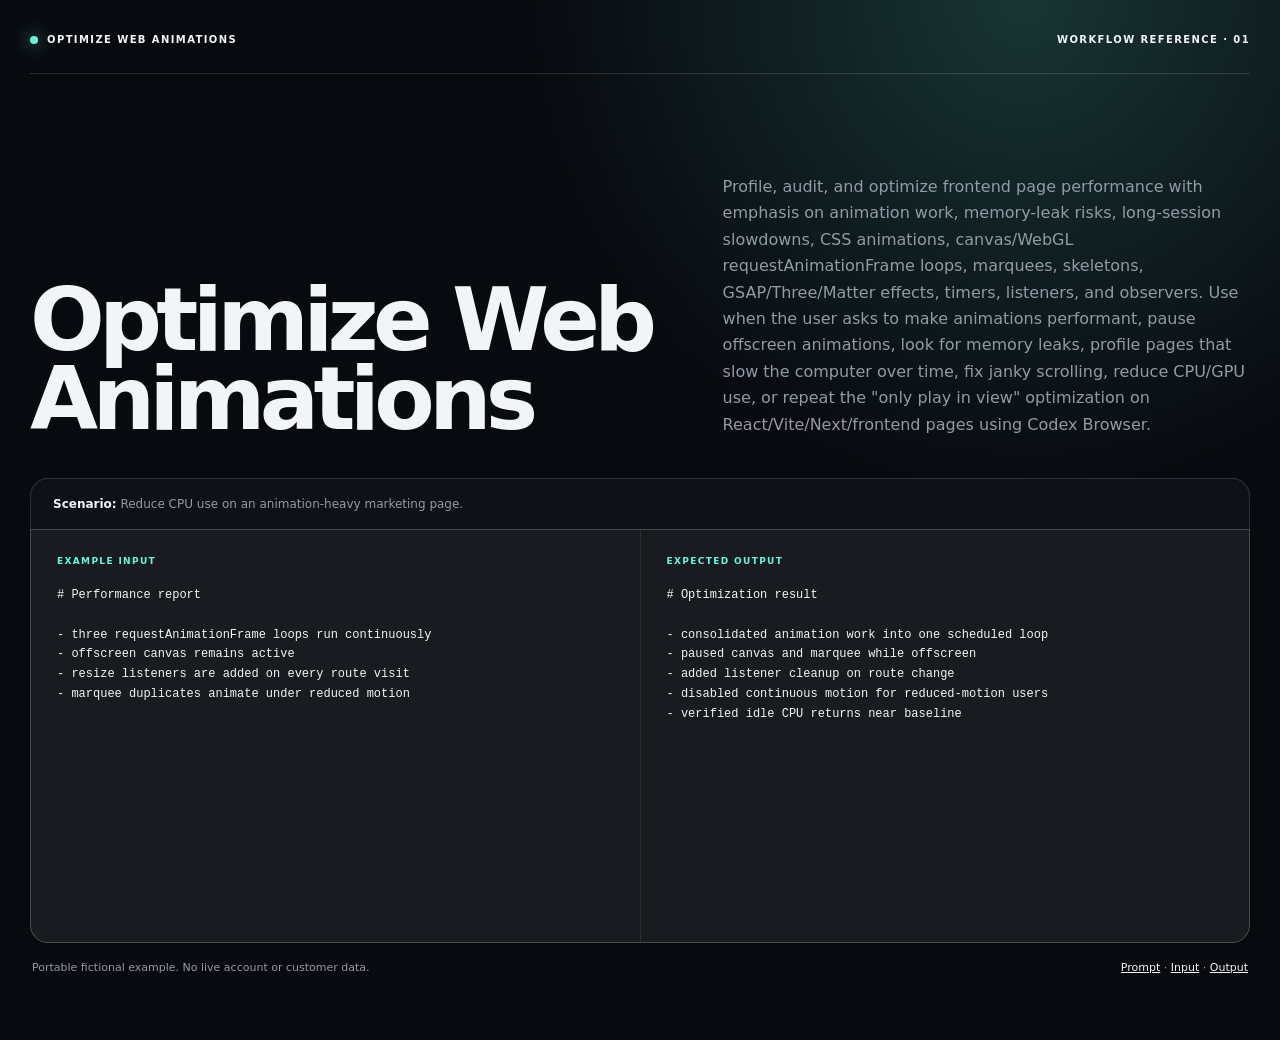
<file: .claude/skills/optimize-web-animations/demo/index.html>
<!doctype html>
<html lang="en"><head><meta charset="utf-8"><meta name="viewport" content="width=device-width, initial-scale=1"><link rel="icon" href="data:,">
<title>Optimize Web Animations · Workflow Demo</title><style>:root{--bg:#080a0f;--panel:rgba(18,21,29,.72);--ink:#f2f5f7;--muted:#929aa7;--line:rgba(255,255,255,.14);--accent:hsl(168 92% 68%);font-family:Inter,ui-sans-serif,system-ui,-apple-system,BlinkMacSystemFont,"Segoe UI",sans-serif;color:var(--ink);background:var(--bg)}*{box-sizing:border-box}body{min-width:320px;margin:0;background:radial-gradient(circle at 80% 0,color-mix(in srgb,var(--accent) 18%,transparent),transparent 34%),var(--bg);color:var(--ink)}main{width:min(1220px,calc(100% - 40px));margin:auto;padding:22px 0 48px}nav{display:flex;align-items:center;justify-content:space-between;padding:12px 0 28px;border-bottom:1px solid var(--line);font-size:10px;font-weight:700;letter-spacing:.14em;text-transform:uppercase}nav span:first-child{display:flex;gap:9px;align-items:center}nav i{width:8px;height:8px;border-radius:50%;background:var(--accent);box-shadow:0 0 18px var(--accent)}header{display:grid;grid-template-columns:1.1fr .9fr;gap:48px;align-items:end;padding:clamp(52px,8vw,100px) 0 40px}h1{max-width:11ch;margin:0;font-size:clamp(46px,7vw,88px);line-height:.9;letter-spacing:-.065em}header p{max-width:52ch;margin:0;color:var(--muted);line-height:1.65}.scenario{padding:18px 22px;border:1px solid var(--line);border-bottom:0;border-radius:18px 18px 0 0;background:var(--panel);color:var(--muted);font-size:12px}.scenario b{color:var(--ink)}.handoff{display:grid;grid-template-columns:1fr 1fr;gap:1px;overflow:hidden;border:1px solid var(--line);border-radius:0 0 18px 18px;background:var(--line)}article{min-width:0;padding:26px;background:var(--panel)}article>span{display:block;margin-bottom:20px;color:var(--accent);font-size:9px;font-weight:800;letter-spacing:.15em;text-transform:uppercase}pre{min-height:330px;margin:0;overflow:auto;white-space:pre-wrap;color:var(--ink);font:12px/1.65 ui-monospace,SFMono-Regular,Menlo,monospace}.links{display:flex;justify-content:space-between;padding:18px 2px;color:var(--muted);font-size:11px}.links a{color:var(--ink)}@media(max-width:760px){header,.handoff{grid-template-columns:1fr}header{gap:24px}h1{font-size:52px}pre{min-height:0}.links{flex-direction:column;gap:10px}}</style></head>
<body><main>
<nav><span><i></i>Optimize Web Animations</span><span>Workflow reference · 01</span></nav>
<header><h1>Optimize Web Animations</h1><p>Profile, audit, and optimize frontend page performance with emphasis on animation work, memory-leak risks, long-session slowdowns, CSS animations, canvas/WebGL requestAnimationFrame loops, marquees, skeletons, GSAP/Three/Matter effects, timers, listeners, and observers. Use when the user asks to make animations performant, pause offscreen animations, look for memory leaks, profile pages that slow the computer over time, fix janky scrolling, reduce CPU/GPU use, or repeat the &quot;only play in view&quot; optimization on React/Vite/Next/frontend pages using Codex Browser.</p></header>
<div class="scenario"><b>Scenario:</b> Reduce CPU use on an animation-heavy marketing page.</div>
<section class="handoff" aria-label="Example input and expected output">
<article><span>Example input</span><pre># Performance report

- three requestAnimationFrame loops run continuously
- offscreen canvas remains active
- resize listeners are added on every route visit
- marquee duplicates animate under reduced motion</pre></article>
<article><span>Expected output</span><pre># Optimization result

- consolidated animation work into one scheduled loop
- paused canvas and marquee while offscreen
- added listener cleanup on route change
- disabled continuous motion for reduced-motion users
- verified idle CPU returns near baseline</pre></article>
</section>
<footer class="links"><span>Portable fictional example. No live account or customer data.</span><span><a href="PROMPT.md">Prompt</a> · <a href="input.md">Input</a> · <a href="expected-output.md">Output</a></span></footer>
</main></body></html>
</file>
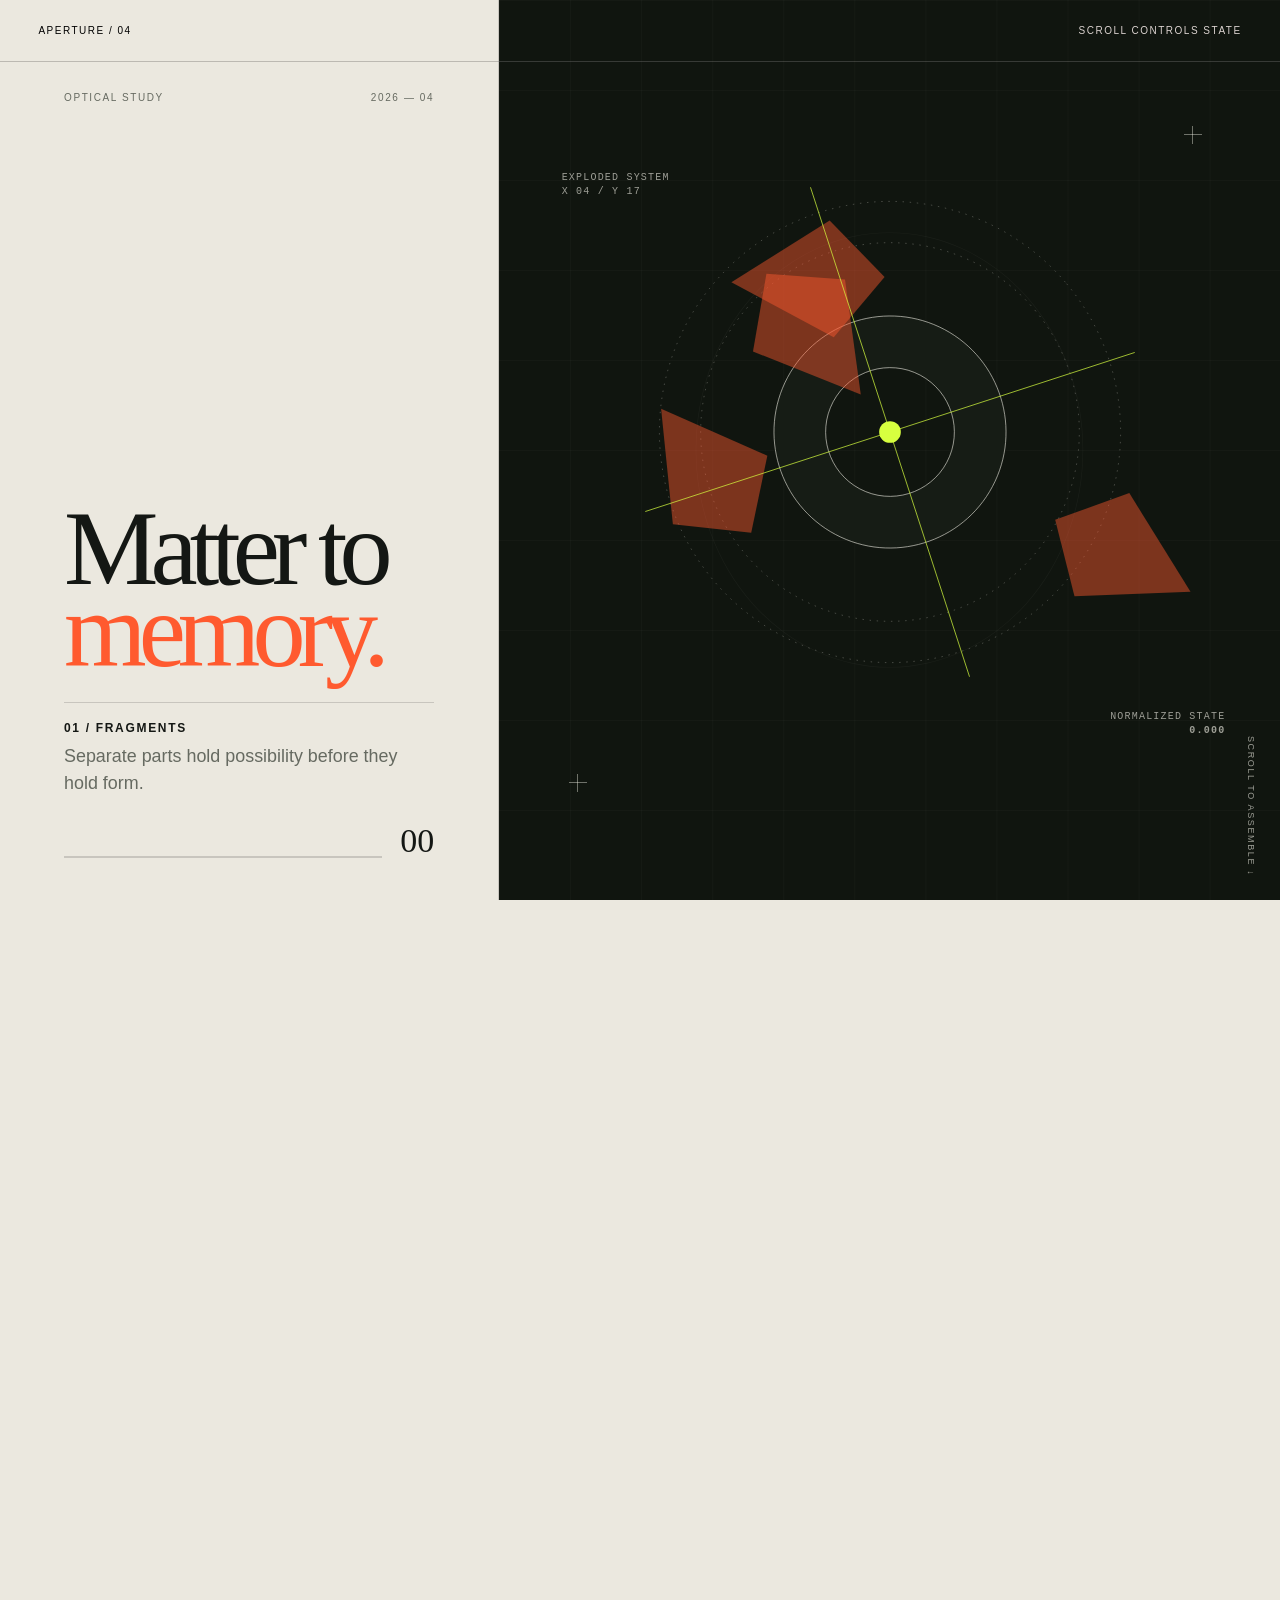
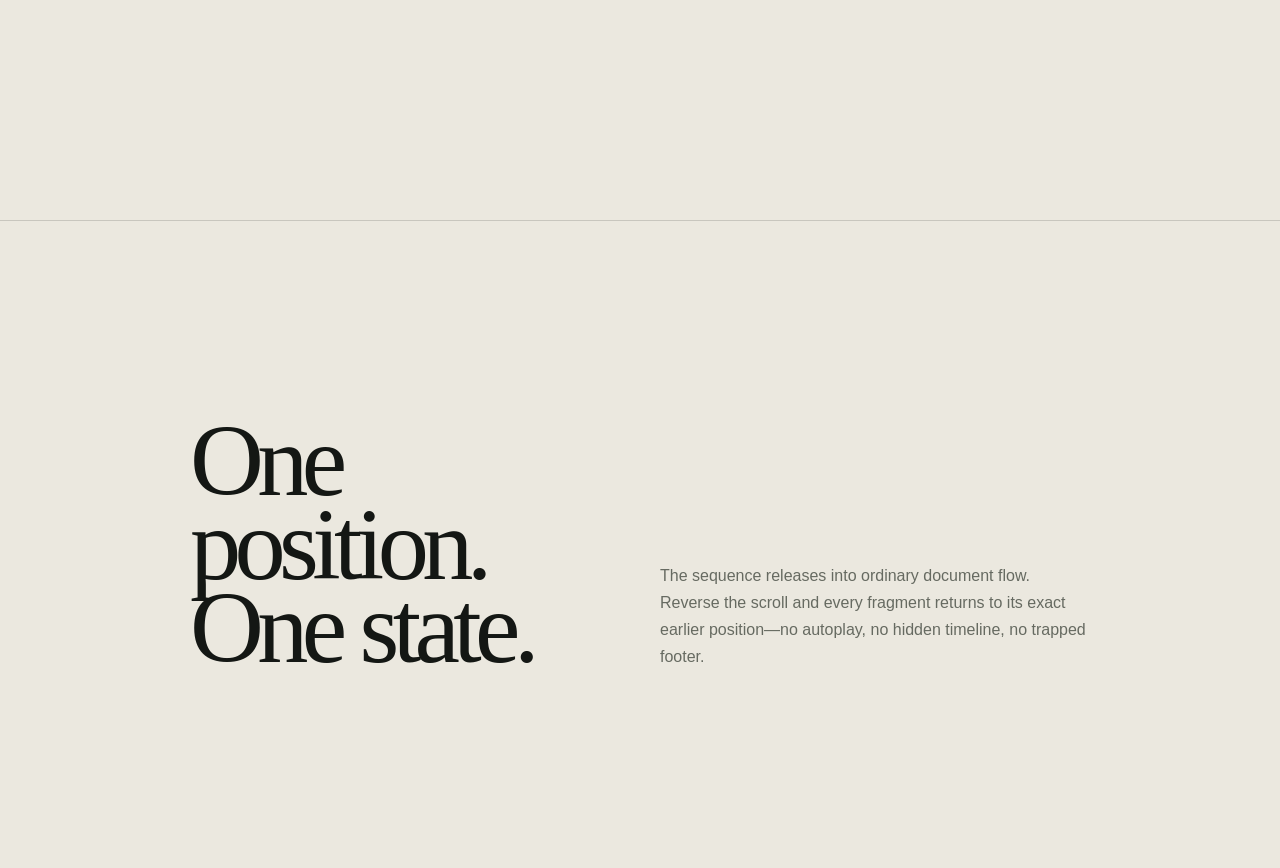
<file: .claude/skills/scroll-scrubbed-visual-sequence/demo/index.html>
<!doctype html>
<html lang="en">
<head>
  <meta charset="utf-8">
  <meta name="viewport" content="width=device-width, initial-scale=1">
  <meta name="description" content="A reversible scroll-controlled optical object assembly demo.">
  <title>Aperture 04 — Scroll-Scrubbed Visual Sequence</title>
  <style>
    :root {
      color-scheme: light;
      --paper: #ebe8df;
      --ink: #141714;
      --muted: #666a61;
      --line: rgba(20, 23, 20, .16);
      --acid: #d7ff3f;
      --orange: #ff5a2f;
      --night: #10150f;
      --p: 0;
    }
    * { box-sizing: border-box; }
    html { background: var(--paper); }
    body { margin: 0; min-width: 320px; color: var(--ink); background: var(--paper); font-family: Arial, Helvetica, sans-serif; }
    button, a { font: inherit; }
    a { color: inherit; }
    .skip { position: fixed; z-index: 20; left: 16px; top: -60px; padding: 10px 14px; background: var(--acid); color: var(--ink); }
    .skip:focus { top: 16px; }
    .topbar {
      position: fixed; z-index: 10; inset: 0 0 auto; height: 62px; display: flex; align-items: center; justify-content: space-between;
      padding: 0 clamp(18px, 3vw, 44px); border-bottom: 1px solid rgba(235, 232, 223, .2); color: var(--paper);
      mix-blend-mode: difference; pointer-events: none; text-transform: uppercase; letter-spacing: .15em; font-size: 10px;
    }
    .sequence { height: 380vh; position: relative; }
    .stage { position: sticky; top: 0; height: 100vh; min-height: 620px; overflow: hidden; display: grid; grid-template-columns: minmax(310px, .78fr) minmax(520px, 1.22fr); }
    .copy { position: relative; z-index: 2; padding: clamp(92px, 10vh, 132px) clamp(24px, 5vw, 72px) 42px; border-right: 1px solid var(--line); display: flex; flex-direction: column; }
    .eyebrow { display: flex; justify-content: space-between; gap: 24px; color: var(--muted); font-size: 10px; letter-spacing: .16em; text-transform: uppercase; }
    h1 { max-width: 620px; margin: auto 0 30px; font: 400 clamp(62px, 8.3vw, 132px)/.77 Georgia, "Times New Roman", serif; letter-spacing: -.075em; }
    h1 span { display: block; color: var(--orange); }
    .state-copy { position: relative; min-height: 96px; max-width: 500px; border-top: 1px solid var(--line); padding-top: 18px; }
    .state { position: absolute; inset: 18px 0 auto; opacity: 0; transform: translateY(12px); transition: opacity .2s linear, transform .2s ease; }
    .state.active { opacity: 1; transform: translateY(0); }
    .state b { display: block; margin-bottom: 8px; font-size: 12px; letter-spacing: .14em; text-transform: uppercase; }
    .state p { margin: 0; color: var(--muted); font-size: clamp(14px, 1.4vw, 18px); line-height: 1.5; }
    .readout { display: grid; grid-template-columns: 1fr auto; gap: 18px; align-items: end; margin-top: 26px; }
    .track { height: 2px; background: var(--line); overflow: hidden; }
    .track i { display: block; width: 100%; height: 100%; background: var(--ink); transform: scaleX(var(--p)); transform-origin: left; }
    .percent { font: 400 34px/1 Georgia, serif; font-variant-numeric: tabular-nums; }
    .visual { position: relative; min-width: 0; overflow: hidden; background: var(--night); color: #f4f2e8; }
    .grid { position: absolute; inset: 0; opacity: .2; background-image: linear-gradient(rgba(244,242,232,.13) 1px, transparent 1px), linear-gradient(90deg, rgba(244,242,232,.13) 1px, transparent 1px); background-size: 9.1% 10%; }
    .grid::after { content: ""; position: absolute; inset: 11% 10%; border: 1px solid rgba(244,242,232,.22); border-radius: 50%; transform: scale(calc(.62 + var(--p) * .38)); }
    .object { position: absolute; left: 50%; top: 48%; width: min(70vw, 730px); aspect-ratio: 1; transform: translate(-50%, -50%); }
    svg { display: block; width: 100%; height: 100%; overflow: visible; }
    .orbit { fill: none; stroke: rgba(244,242,232,.32); stroke-width: 1; stroke-dasharray: 2 8; transform-origin: center; transform: rotate(calc(-40deg + var(--p) * 155deg)) scale(calc(.78 + var(--p) * .22)); }
    .aperture { fill: #161c15; stroke: #f4f2e8; stroke-width: 1.2; transform-origin: center; transform: rotate(calc(28deg - var(--p) * 118deg)) scale(calc(.48 + var(--p) * .52)); }
    .core { fill: var(--acid); transform-origin: center; transform: scale(calc(.18 + var(--p) * .82)); }
    .shard { fill: var(--orange); transform-origin: 400px 400px; opacity: calc(.45 + var(--p) * .55); }
    .s1 { transform: rotate(calc(-92deg + var(--p) * 78deg)) translateX(calc(170px - var(--p) * 130px)); }
    .s2 { transform: rotate(calc(28deg - var(--p) * 18deg)) translateX(calc(205px - var(--p) * 168px)); }
    .s3 { transform: rotate(calc(144deg - var(--p) * 56deg)) translateX(calc(188px - var(--p) * 148px)); }
    .s4 { transform: rotate(calc(232deg + var(--p) * 32deg)) translateX(calc(220px - var(--p) * 174px)); }
    .axis { stroke: rgba(215,255,63,.7); stroke-width: 1; vector-effect: non-scaling-stroke; transform-origin: center; transform: rotate(calc(-18deg + var(--p) * 36deg)); }
    .object-label { position: absolute; color: rgba(244,242,232,.62); font: 10px/1.4 monospace; letter-spacing: .12em; text-transform: uppercase; }
    .label-a { left: 8%; top: 19%; }
    .label-b { right: 7%; bottom: 18%; text-align: right; }
    .cross { position: absolute; width: 18px; height: 18px; }
    .cross::before, .cross::after { content: ""; position: absolute; background: rgba(244,242,232,.42); }
    .cross::before { left: 8px; top: 0; width: 1px; height: 18px; }
    .cross::after { left: 0; top: 8px; width: 18px; height: 1px; }
    .cross.one { left: 9%; bottom: 12%; }
    .cross.two { right: 10%; top: 14%; }
    .scroll-cue { position: absolute; z-index: 3; right: 24px; bottom: 24px; writing-mode: vertical-rl; color: rgba(244,242,232,.62); font-size: 9px; letter-spacing: .18em; text-transform: uppercase; }
    .after { min-height: 72vh; display: grid; place-items: center; padding: 80px 24px; border-top: 1px solid var(--line); }
    .after div { width: min(900px, 100%); display: grid; grid-template-columns: 1fr 1fr; gap: 40px; align-items: end; }
    .after h2 { margin: 0; font: 400 clamp(54px, 8vw, 112px)/.82 Georgia, serif; letter-spacing: -.065em; }
    .after p { margin: 0; color: var(--muted); line-height: 1.7; }
    :focus-visible { outline: 3px solid var(--orange); outline-offset: 4px; }
    @media (max-width: 820px) {
      .stage { grid-template-columns: 1fr; grid-template-rows: 48% 52%; min-height: 680px; }
      .copy { padding: 82px 22px 24px; border-right: 0; border-bottom: 1px solid var(--line); }
      h1 { margin: auto 0 18px; font-size: clamp(56px, 16vw, 94px); }
      .state-copy { min-height: 74px; }
      .state p { font-size: 14px; }
      .visual { min-height: 0; }
      .object { width: min(92vw, 520px); top: 50%; }
      .object-label { display: none; }
      .after div { grid-template-columns: 1fr; }
    }
    @media (prefers-reduced-motion: reduce) {
      :root { --p: 1; }
      .sequence { height: auto; }
      .stage { position: relative; }
      .scroll-cue { display: none; }
      .state { display: none; }
      .state:last-child { display: block; opacity: 1; transform: none; }
    }
  </style>
</head>
<body>
  <a class="skip" href="#after">Skip sequence</a>
  <header class="topbar"><span>Aperture / 04</span><span>Scroll controls state</span></header>
  <main>
    <section class="sequence" aria-labelledby="title">
      <div class="stage">
        <div class="copy">
          <div class="eyebrow"><span>Optical study</span><span>2026 — 04</span></div>
          <h1 id="title">Matter to <span>memory.</span></h1>
          <div class="state-copy" aria-live="off">
            <div class="state active"><b>01 / Fragments</b><p>Separate parts hold possibility before they hold form.</p></div>
            <div class="state"><b>02 / Alignment</b><p>Each element finds an axis, a relation, and a reason to stay.</p></div>
            <div class="state"><b>03 / Aperture</b><p>The mechanism disappears. What remains is a clear way through.</p></div>
          </div>
          <div class="readout"><div class="track" aria-hidden="true"><i></i></div><span class="percent">00</span></div>
        </div>
        <div class="visual" aria-hidden="true">
          <div class="grid"></div>
          <div class="object">
            <svg viewBox="0 0 800 800" role="img" aria-label="Abstract optical parts assembling into one aperture">
              <circle class="orbit" cx="400" cy="400" r="324"/>
              <circle class="orbit" cx="400" cy="400" r="266"/>
              <path class="aperture" d="M400 135C546 135 665 254 665 400S546 665 400 665 135 546 135 400 254 135 400 135Zm0 118c-81 0-147 66-147 147s66 147 147 147 147-66 147-147-66-147-147-147Z"/>
              <path class="shard s1" d="M400 232l64 110-64 58-64-58z"/>
              <path class="shard s2" d="M568 400l-110 64-58-64 58-64z"/>
              <path class="shard s3" d="M400 568l-64-110 64-58 64 58z"/>
              <path class="shard s4" d="M232 400l110-64 58 64-58 64z"/>
              <line class="axis" x1="118" y1="400" x2="682" y2="400"/>
              <line class="axis" x1="400" y1="118" x2="400" y2="682"/>
              <circle class="core" cx="400" cy="400" r="66"/>
            </svg>
          </div>
          <span class="object-label label-a">Exploded system<br>X 04 / Y 17</span>
          <span class="object-label label-b">Normalized state<br><b class="state-number">0.000</b></span>
          <i class="cross one"></i><i class="cross two"></i>
          <span class="scroll-cue">Scroll to assemble ↓</span>
        </div>
      </div>
    </section>
    <section class="after" id="after"><div><h2>One position.<br>One state.</h2><p>The sequence releases into ordinary document flow. Reverse the scroll and every fragment returns to its exact earlier position—no autoplay, no hidden timeline, no trapped footer.</p></div></section>
  </main>
  <script>
    (() => {
      const root = document.documentElement;
      const section = document.querySelector('.sequence');
      const percent = document.querySelector('.percent');
      const stateNumber = document.querySelector('.state-number');
      const states = [...document.querySelectorAll('.state')];
      const reduced = matchMedia('(prefers-reduced-motion: reduce)').matches;
      let scheduled = false;

      function render() {
        scheduled = false;
        const rect = section.getBoundingClientRect();
        const distance = Math.max(1, section.offsetHeight - innerHeight);
        const progress = reduced ? 1 : Math.min(1, Math.max(0, -rect.top / distance));
        root.style.setProperty('--p', progress.toFixed(4));
        percent.textContent = String(Math.round(progress * 100)).padStart(2, '0');
        stateNumber.textContent = progress.toFixed(3);
        const active = progress < .34 ? 0 : progress < .72 ? 1 : 2;
        states.forEach((state, index) => state.classList.toggle('active', index === active));
      }

      function requestRender() {
        if (!scheduled) { scheduled = true; requestAnimationFrame(render); }
      }

      addEventListener('scroll', requestRender, { passive: true });
      addEventListener('resize', requestRender);
      render();
    })();
  </script>
</body>
</html>
</file>
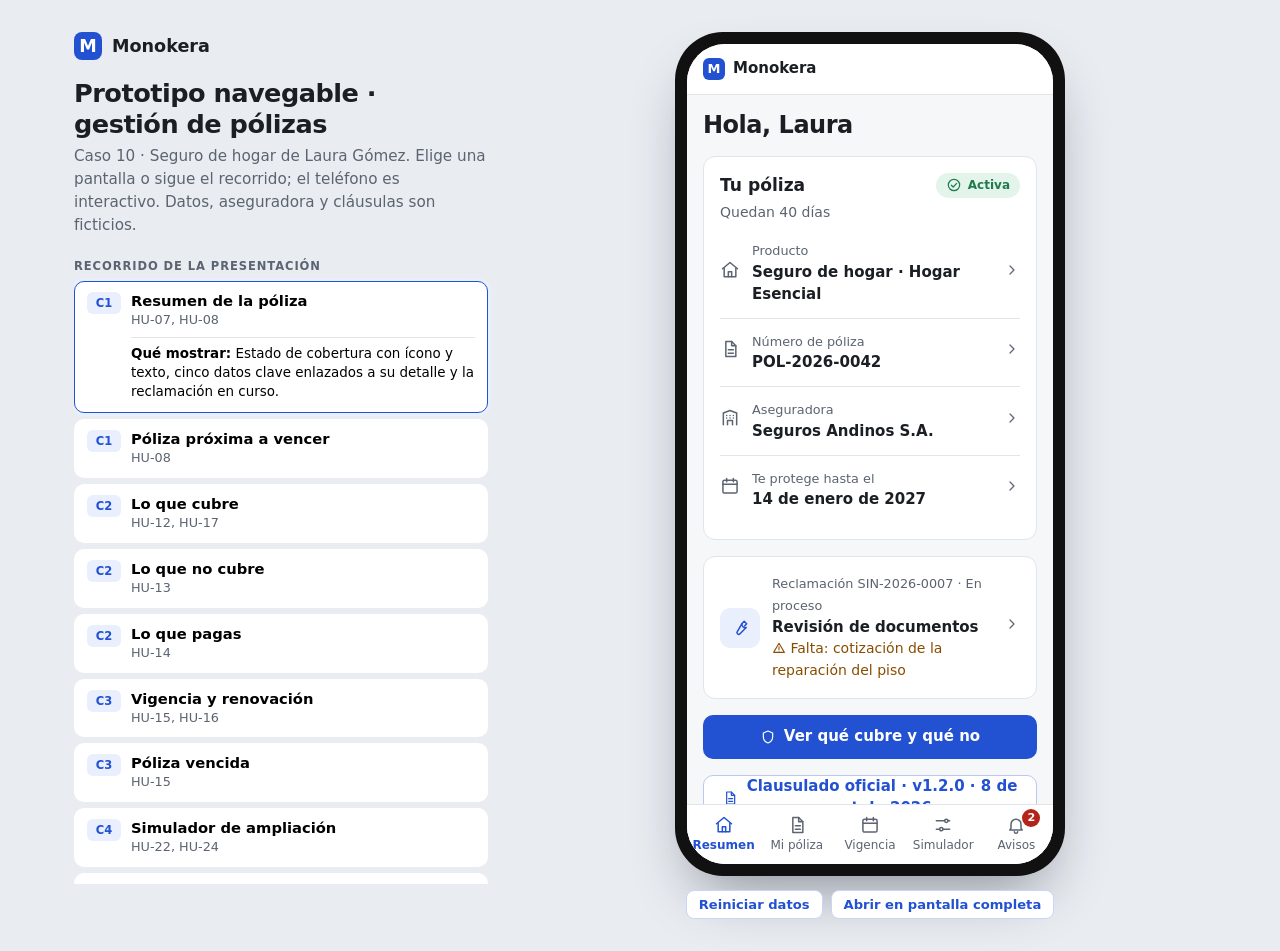
<file: prototype/presentacion.html>
<!doctype html>
<html lang="es">
<head>
  <meta charset="utf-8">
  <meta name="viewport" content="width=device-width, initial-scale=1">
  <title>Monokera · Presentación del prototipo</title>
  <link rel="stylesheet" href="css/tokens.css">
  <style>
    * { box-sizing: border-box; }
    body { margin: 0; font-family: var(--font); color: var(--color-text); background: #e9ecf1; }
    .wrap { display: grid; grid-template-columns: minmax(300px, 420px) 1fr; gap: 40px; max-width: 1180px; margin: 0 auto; padding: 32px 24px; align-items: start; }
    aside { position: sticky; top: 24px; max-height: calc(100dvh - 48px); overflow: auto; padding-right: 6px; }
    .brand { display: flex; align-items: center; gap: 10px; font-weight: 800; font-size: 1.1rem; }
    .brand span { width: 28px; height: 28px; border-radius: 8px; background: var(--color-primary); color: #fff; display: grid; place-items: center; }
    h1 { font-size: 1.6rem; letter-spacing: -0.02em; margin: 18px 0 6px; line-height: 1.2; }
    .lead { color: var(--color-muted); margin: 0 0 22px; font-size: 0.95rem; line-height: 1.5; }
    h2 { font-size: 0.72rem; text-transform: uppercase; letter-spacing: 0.08em; color: var(--color-muted); margin: 22px 0 8px; }
    ol, ul { list-style: none; margin: 0; padding: 0; display: flex; flex-direction: column; gap: 6px; }
    button.step { width: 100%; text-align: left; border: 1px solid transparent; background: #fff; border-radius: 10px; padding: 10px 12px; font: inherit; cursor: pointer; display: grid; grid-template-columns: 34px 1fr; gap: 2px 10px; align-items: start; }
    button.step:hover { border-color: #b9c8f2; }
    button.step[aria-current="true"] { border-color: var(--color-primary); box-shadow: 0 0 0 3px var(--color-primary-bg); }
    .cap { grid-row: span 2; font-size: 0.72rem; font-weight: 800; color: var(--color-primary); background: var(--color-primary-bg); border-radius: 6px; padding: 4px 0; text-align: center; }
    .t { font-weight: 700; font-size: 0.92rem; }
    .d { font-size: 0.8rem; color: var(--color-muted); line-height: 1.4; }
    .stage { display: flex; flex-direction: column; align-items: center; gap: 14px; }
    .phone { width: 390px; height: 844px; border-radius: 48px; background: #111; padding: 12px; box-shadow: 0 30px 60px -20px rgba(16,24,40,.45); }
    .phone iframe { width: 100%; height: 100%; border: 0; border-radius: 38px; background: var(--color-bg); }
    .why { display: none; grid-column: 2; font-size: 0.84rem; line-height: 1.45; margin-top: 6px; padding-top: 6px; border-top: 1px solid var(--color-border); }
    button.step[aria-current="true"] .why { display: block; }
    .tools { display: flex; gap: 8px; }
    .tools a, .tools button { font: inherit; font-size: 0.82rem; font-weight: 600; color: var(--color-primary); background: #fff; border: 1px solid #c9d6f7; border-radius: 8px; padding: 6px 12px; cursor: pointer; text-decoration: none; }
    :focus-visible { outline: 3px solid var(--color-primary); outline-offset: 2px; }
    @media (max-width: 900px) {
      .wrap { grid-template-columns: 1fr; }
      aside { position: static; max-height: none; }
      .phone { width: 100%; max-width: 390px; height: 760px; border-radius: 36px; padding: 8px; }
      .phone iframe { border-radius: 28px; }
    }
  </style>
</head>
<body>
  <div class="wrap">
    <aside>
      <div class="brand"><span>M</span>Monokera</div>
      <h1>Prototipo navegable · gestión de pólizas</h1>
      <p class="lead">Caso 10 · Seguro de hogar de Laura Gómez. Elige una pantalla o sigue el recorrido; el teléfono es interactivo. Datos, aseguradora y cláusulas son ficticios.</p>
      <div id="groups"></div>
    </aside>
    <div class="stage">
      <div class="phone"><iframe id="phone" title="Prototipo Monokera" src="index.html#/resumen"></iframe></div>
      <div class="tools">
        <button type="button" id="reset">Reiniciar datos</button>
        <a href="index.html" target="_blank" rel="noopener">Abrir en pantalla completa</a>
      </div>
    </div>
  </div>

  <script>
    // Cada paso: capacidad, título, ruta del prototipo y lo que conviene mostrar en la presentación.
    const GROUPS = [
      ["Recorrido de la presentación", [
        ["C1", "Resumen de la póliza", "/resumen", "HU-07, HU-08", "Estado de cobertura con ícono y texto, cinco datos clave enlazados a su detalle y la reclamación en curso."],
        ["C1", "Póliza próxima a vencer", "/resumen?estado=por-vencer", "HU-08", "El aviso explica qué pasa si no renueva y lleva directo a la renovación."],
        ["C2", "Lo que cubre", "/detalle", "HU-12, HU-17", "Cada cobertura en lenguaje claro, con ejemplo y el texto literal de la misma versión."],
        ["C2", "Lo que no cubre", "/detalle?ver=no-cubre", "HU-13", "Exclusiones con la misma jerarquía que las coberturas. La de mascotas sigue en revisión por Legal y no se publica."],
        ["C2", "Lo que pagas", "/detalle?ver=pagos", "HU-14", "Prima, deducible y copago, con un ejemplo de cuánto paga cada parte."],
        ["C3", "Vigencia y renovación", "/vigencia", "HU-15, HU-16", "Fechas completas, días restantes, renovación automática explicada y los tres avisos (30, 15 y 3 días). Prueba «Pedir la renovación»."],
        ["C3", "Póliza vencida", "/vigencia?estado=vencida", "HU-15", "Sin cobertura: explica desde cuándo y cómo volver a estar protegido."],
        ["C4", "Simulador de ampliación", "/simulador", "HU-22, HU-24", "Elige coberturas y compara hoy contra la ampliación. Solo rangos referenciales; termina en contacto con un asesor."],
        ["C6", "Centro de avisos", "/avisos", "HU-26", "Historial con vencimiento, renovación exitosa y fallida. Cada aviso lleva a la pantalla que lo resuelve."],
        ["C6", "Estado de una reclamación", "/siniestro?id=SIN-2026-0007", "HU-23", "Línea de tiempo por etapas y el documento exacto que falta. Prueba «Subir documento»."],
        ["C6", "Preferencias de aviso", "/avisos?ver=preferencias", "HU-26", "Canales y temas; los avisos de cobertura son obligatorios."],
      ]],
      ["Otros estados", [
        ["C1", "Resumen con póliza vencida", "/resumen?estado=vencida", "HU-08", "Alerta de falta de cobertura con acción directa."],
        ["C3", "Vigencia por vencer", "/vigencia?estado=por-vencer", "HU-16", "Avisos de 30 y 15 días ya enviados."],
        ["C6", "Reclamaciones", "/avisos?ver=siniestros", "HU-23", "Listado con estado en texto e ícono."],
        ["C6", "Reclamación pagada", "/siniestro?id=SIN-2026-0003", "HU-23", "Cierre con el valor pagado y el copago."],
        ["C6", "Reclamación no cubierta", "/siniestro?id=SIN-2026-0001", "HU-23, HU-13", "Explica la exclusión aplicada y enlaza a ella; informa cómo pedir revisión."],
      ]],
    ];

    const phone = document.getElementById("phone");
        const groups = document.getElementById("groups");
    let n = 0;
    groups.innerHTML = GROUPS.map(([title, steps]) => `
      <h2>${title}</h2>
      <ol>${steps.map(([cap, t, route, hu, d]) => `
        <li><button type="button" class="step" data-route="${route}" >
          <span class="cap">${cap}</span><span class="t">${t}</span><span class="d">${hu}</span><span class="why"><b>Qué mostrar:</b> ${d}</span>
        </button></li>`).join("")}</ol>`).join("");

    function select(btn) {
      document.querySelectorAll(".step").forEach((b) => b.setAttribute("aria-current", String(b === btn)));
      phone.contentWindow.location.hash = btn.dataset.route;
    }
    groups.addEventListener("click", (e) => {
      const btn = e.target.closest(".step");
      if (btn) select(btn);
    });
    document.getElementById("reset").addEventListener("click", () => {
      phone.src = "index.html#/resumen";
      select(document.querySelector(".step"));
    });
    phone.addEventListener("load", () => {
      if (!document.querySelector('.step[aria-current="true"]')) select(document.querySelector(".step"));
    }, { once: true });
  </script>
</body>
</html>
</file>
<file: prototype/css/tokens.css>
/* Design tokens: única fuente de colores, espaciado y tipografía. */
:root {
  --color-bg: #f6f7f9;
  --color-surface: #ffffff;
  --color-text: #1b1f24;
  --color-muted: #5b6470;
  --color-primary: #2251d1;
  --color-primary-bg: #e9effc;
  --color-primary-ink: #173a99;
  --color-ok: #1f7a4d;
  --color-ok-bg: #e3f4ea;
  --color-warn: #8a4d00;
  --color-warn-bg: #fdf0dc;
  --color-danger: #b42318;
  --color-danger-bg: #fdebea;
  --color-edu: #5b36b8;
  --color-edu-bg: #f4f0fc;
  --color-neutral-bg: #eef0f3;
  --color-border: #e1e4e8;

  --space-1: 4px;
  --space-2: 8px;
  --space-3: 16px;
  --space-4: 24px;

  --radius: 12px;
  --radius-sm: 8px;
  --font: system-ui, -apple-system, "Segoe UI", Roboto, sans-serif;
  --font-legal: Georgia, "Times New Roman", serif;
}
</file>
<file: prototype/css/base.css>
* { box-sizing: border-box; }
[hidden] { display: none !important; }

body {
  margin: 0;
  font-family: var(--font);
  font-size: 15px;
  line-height: 1.45;
  color: var(--color-text);
  background: var(--color-bg);
}

h1 { font-size: 1.5rem; line-height: 1.2; margin: 0; letter-spacing: -0.02em; }
h2 { font-size: 1.07rem; margin: 0; }
h3 { font-size: 1rem; margin: 0; }
p { margin: 0; }
button { font: inherit; }
:focus-visible { outline: 3px solid var(--color-primary); outline-offset: 2px; }

.app {
  max-width: 480px;
  min-height: 100dvh;
  margin: 0 auto;
  display: flex;
  flex-direction: column;
}

.app-header {
  display: flex;
  align-items: center;
  gap: var(--space-2);
  padding: 14px var(--space-3);
  background: var(--color-surface);
  border-bottom: 1px solid var(--color-border);
}
.brand { font-weight: 700; display: flex; align-items: center; gap: var(--space-2); }
.brand-mark { width: 22px; height: 22px; border-radius: 6px; background: var(--color-primary); color: #fff; display: grid; place-items: center; font-size: 13px; font-weight: 800; }

.view { flex: 1; padding: var(--space-3); outline: none; display: flex; flex-direction: column; gap: var(--space-3); }

.tabbar {
  position: sticky;
  bottom: 0;
  display: flex;
  background: var(--color-surface);
  border-top: 1px solid var(--color-border);
  padding-bottom: env(safe-area-inset-bottom, 0px);
}
.tabbar a {
  flex: 1;
  display: flex;
  flex-direction: column;
  align-items: center;
  gap: 2px;
  padding: 10px var(--space-1);
  text-align: center;
  font-size: 0.75rem;
  color: var(--color-muted);
  text-decoration: none;
}
.tabbar a[aria-current="page"] { color: var(--color-primary); font-weight: 700; }

/* Utilidades */
.muted { color: var(--color-muted); }
.small { font-size: 0.875rem; }
.xsmall { font-size: 0.8rem; }
.strong { font-weight: 600; }
.stack { display: flex; flex-direction: column; gap: var(--space-2); }
.row { display: flex; align-items: center; gap: var(--space-2); }
.between { justify-content: space-between; }
.section-head { display: flex; align-items: center; justify-content: space-between; gap: var(--space-2); margin-top: var(--space-2); }

svg.i { width: 20px; height: 20px; flex: none; stroke: currentColor; fill: none; stroke-width: 1.8; stroke-linecap: round; stroke-linejoin: round; }
svg.i-sm { width: 16px; height: 16px; }

/* Tarjetas */
.card {
  background: var(--color-surface);
  border: 1px solid var(--color-border);
  border-radius: var(--radius);
  padding: var(--space-3);
}

/* Badges: siempre con ícono o texto, nunca solo color (HU-08, HU-28) */
.badge {
  display: inline-flex;
  align-items: center;
  gap: 6px;
  padding: var(--space-1) 10px;
  border-radius: 999px;
  font-size: 0.75rem;
  font-weight: 700;
  white-space: nowrap;
}
.badge--vigente, .badge--ok { background: var(--color-ok-bg); color: var(--color-ok); }
.badge--por-vencer, .badge--warn { background: var(--color-warn-bg); color: var(--color-warn); }
.badge--vencida, .badge--danger { background: var(--color-danger-bg); color: var(--color-danger); }
.badge--neutral { background: var(--color-neutral-bg); color: var(--color-muted); }

/* Botones */
.btn {
  display: inline-flex;
  align-items: center;
  justify-content: center;
  gap: var(--space-2);
  min-height: 44px;
  padding: 0 18px;
  border-radius: 10px;
  border: 1px solid transparent;
  font-weight: 600;
  text-decoration: none;
  cursor: pointer;
}
.btn--primary { background: var(--color-primary); color: #fff; }
.btn--secondary { background: var(--color-surface); color: var(--color-primary); border-color: #b9c8f2; }
.btn--danger { background: var(--color-danger); color: #fff; }
.btn--block { width: 100%; }
.btn:disabled { background: var(--color-neutral-bg); color: var(--color-muted); cursor: not-allowed; }
.link-btn { background: none; border: 0; padding: 0; color: var(--color-primary); font-weight: 600; cursor: pointer; text-decoration: underline; text-underline-offset: 3px; }

/* Avisos */
.banner { display: flex; gap: 12px; padding: 14px; border-radius: var(--radius); border: 1px solid; }
.banner--warn { background: var(--color-warn-bg); border-color: #efcf9c; color: #5e3500; }
.banner--danger { background: var(--color-danger-bg); border-color: #f2bcb8; color: #7a1610; }
.banner--info { background: var(--color-primary-bg); border-color: #c9d6f7; color: var(--color-primary-ink); }
.banner .actions { display: flex; flex-wrap: wrap; gap: var(--space-2); margin-top: 10px; }

/* Lista de datos del resumen (HU-07: máximo cinco, cada uno enlaza a su detalle) */
.facts { list-style: none; margin: 0; padding: 0; }
.facts a { display: flex; align-items: center; gap: 12px; padding: 12px 0; color: inherit; text-decoration: none; }
.facts li + li a { border-top: 1px solid var(--color-border); }
.facts .label { font-size: 0.8rem; color: var(--color-muted); }
.facts .value { font-weight: 600; }
.facts .grow { flex: 1; }

/* Coberturas y exclusiones: misma jerarquía visual (HU-13) */
.item { background: var(--color-surface); border: 1px solid var(--color-border); border-left-width: 4px; border-radius: var(--radius); padding: var(--space-3); display: flex; flex-direction: column; gap: 10px; }
.item--cov { border-left-color: var(--color-ok); }
.item--exc { border-left-color: var(--color-danger); }
.item-head { display: flex; align-items: center; gap: 12px; }
.item-ico { width: 40px; height: 40px; border-radius: 10px; display: grid; place-items: center; flex: none; }
.item--cov .item-ico { background: var(--color-ok-bg); color: var(--color-ok); }
.item--exc .item-ico { background: var(--color-danger-bg); color: var(--color-danger); }
.item-title { font-weight: 700; }
.item-sub { font-size: 0.85rem; color: var(--color-muted); }
.example { background: var(--color-bg); border-radius: var(--radius-sm); padding: 10px 12px; font-size: 0.9rem; }
.example b { display: block; font-size: 0.72rem; text-transform: uppercase; letter-spacing: 0.06em; color: var(--color-muted); }
.literal { font-family: var(--font-legal); font-size: 0.92rem; line-height: 1.55; background: #fbfaf7; border: 1px solid #e8e2d4; border-radius: var(--radius-sm); padding: 12px 14px; }
.meta { font-size: 0.8rem; color: var(--color-muted); }
.pending { border: 1px dashed #d9a75e; background: var(--color-warn-bg); color: #5e3500; border-radius: var(--radius-sm); padding: 10px 12px; font-size: 0.9rem; }

details.layer summary { cursor: pointer; color: var(--color-primary); font-weight: 600; font-size: 0.9rem; list-style: none; display: flex; align-items: center; gap: 6px; }
details.layer summary::-webkit-details-marker { display: none; }
details.layer summary::before { content: "▸"; transition: transform .15s ease-out; }
details.layer[open] summary::before { transform: rotate(90deg); }
details.layer[open] summary { margin-bottom: 10px; }

/* Pestañas internas */
.segmented { display: grid; grid-auto-flow: column; grid-auto-columns: 1fr; background: var(--color-neutral-bg); border-radius: 10px; padding: 3px; }
.segmented button { border: 0; background: none; padding: 9px 6px; border-radius: 8px; font-size: 0.875rem; font-weight: 600; color: var(--color-muted); cursor: pointer; }
.segmented button[aria-selected="true"] { background: var(--color-surface); color: var(--color-text); box-shadow: 0 1px 2px rgba(16, 24, 40, .12); }

/* Filas de pago */
.pay-row { display: flex; gap: 12px; align-items: flex-start; }
.pay-row + .pay-row { border-top: 1px solid var(--color-border); padding-top: 14px; margin-top: 14px; }
.pay-row .amt { margin-left: auto; text-align: right; font-weight: 700; white-space: nowrap; }

/* Simulador */
.option { display: flex; gap: 12px; align-items: flex-start; padding: 14px; border: 1.5px solid var(--color-border); border-radius: var(--radius); background: var(--color-surface); cursor: pointer; }
.option input { width: 20px; height: 20px; margin: 2px 0 0; accent-color: var(--color-primary); flex: none; }
.option:has(input:checked) { border-color: var(--color-primary); box-shadow: 0 0 0 3px var(--color-primary-bg); }
.cmp { width: 100%; border-collapse: collapse; font-size: 0.875rem; }
.cmp th, .cmp td { text-align: left; padding: 9px 4px; border-bottom: 1px solid var(--color-border); vertical-align: top; }
.cmp th { font-size: 0.75rem; color: var(--color-muted); }
.cmp tr:last-child td { border-bottom: 0; }
.cmp .gain { color: var(--color-ok); font-weight: 700; }
.range { font-size: 1.6rem; font-weight: 800; letter-spacing: -0.02em; }

/* Mensaje educativo (C5) */
.edu { display: flex; gap: 12px; padding: 14px; border-radius: var(--radius); background: var(--color-edu-bg); border: 1px solid #ded3f5; color: #2f1d66; }
.edu .k { font-size: 0.7rem; font-weight: 800; text-transform: uppercase; letter-spacing: 0.07em; color: var(--color-edu); }
.edu svg { color: var(--color-edu); }

/* Diálogo del clausulado */
dialog.sheet { width: min(480px, 100%); max-height: 85dvh; margin: auto auto 0; border: 0; border-radius: 16px 16px 0 0; padding: 0; }
dialog.sheet::backdrop { background: rgba(16, 24, 40, .45); }
.sheet-head { position: sticky; top: 0; display: flex; align-items: center; justify-content: space-between; gap: var(--space-2); padding: 14px var(--space-3); background: var(--color-surface); border-bottom: 1px solid var(--color-border); }
.sheet-body { padding: var(--space-3); display: flex; flex-direction: column; gap: var(--space-3); }

/* Selector de escenario: solo existe en el prototipo */
.demo { border: 1px dashed #b9c0ca; border-radius: var(--radius); padding: 12px; }
.demo .k { font-size: 0.7rem; font-weight: 800; text-transform: uppercase; letter-spacing: 0.07em; color: var(--color-muted); margin-bottom: 8px; }
.demo .segmented a { text-align: center; padding: 8px 4px; border-radius: 8px; font-size: 0.8rem; font-weight: 600; color: var(--color-muted); text-decoration: none; }
.demo .segmented a[aria-current="true"] { background: var(--color-surface); color: var(--color-text); }

.footnote { font-size: 0.8rem; color: var(--color-muted); text-align: center; }

/* ---------- C3 · C6 ---------- */
.center { text-align: center; }
.grow { flex: 1; min-width: 0; }
.label { font-size: 0.8rem; color: var(--color-muted); }
.value { font-weight: 600; }
svg.inline { width: 14px; height: 14px; vertical-align: -2px; }
svg.flip { transform: rotate(180deg); }
.sr-only { position: absolute; width: 1px; height: 1px; overflow: hidden; clip: rect(0 0 0 0); white-space: nowrap; }
.tabbar a { position: relative; }
.tab-badge { position: absolute; top: 4px; left: calc(50% + 6px); min-width: 18px; height: 18px; padding: 0 5px; border-radius: 999px; background: var(--color-danger); color: #fff; font-size: 0.7rem; font-weight: 800; line-height: 18px; }

.back { display: inline-flex; align-items: center; gap: 4px; color: var(--color-primary); font-weight: 600; text-decoration: none; font-size: 0.9rem; }

.card--link { display: flex; align-items: center; gap: 12px; color: inherit; text-decoration: none; }
.card--link:hover { border-color: #b9c8f2; }

/* Fechas de vigencia */
.dates { display: grid; grid-template-columns: 1fr auto 1fr; align-items: center; gap: var(--space-2); background: var(--color-bg); border-radius: var(--radius-sm); padding: 12px; }
.dates > div { display: flex; flex-direction: column; }
.dates > div:last-child { text-align: right; }
.progress { height: 10px; border-radius: 999px; background: var(--color-neutral-bg); overflow: hidden; }
.progress span { display: block; height: 100%; border-radius: inherit; background: var(--color-ok); }
.progress--por-vencer span { background: #c77700; }
.progress--vencida span { background: var(--color-danger); }

/* Pasos numerados */
.steps { margin: 0; padding-left: 22px; display: flex; flex-direction: column; gap: 8px; font-size: 0.92rem; }

/* Pares clave-valor */
.kv { margin: 0; display: flex; flex-direction: column; }
.kv > div { display: flex; justify-content: space-between; gap: 12px; padding: 9px 0; border-top: 1px solid var(--color-border); font-size: 0.9rem; }
.kv > div:first-child { border-top: 0; }
.kv dt { color: var(--color-muted); }
.kv dd { margin: 0; font-weight: 600; text-align: right; }

/* Línea de tiempo (HU-16, HU-23): estado con ícono y texto, no solo color */
.timeline { list-style: none; margin: 0; padding: 0; }
.tl { position: relative; display: flex; gap: 12px; padding-bottom: 16px; }
.tl:last-child { padding-bottom: 0; }
.tl::before { content: ""; position: absolute; left: 13px; top: 28px; bottom: 0; width: 2px; background: var(--color-border); }
.tl:last-child::before { display: none; }
.tl-dot { width: 28px; height: 28px; flex: none; border-radius: 50%; display: grid; place-items: center; border: 2px solid var(--color-border); background: var(--color-surface); color: var(--color-muted); }
.tl--hecho .tl-dot { background: var(--color-ok); border-color: var(--color-ok); color: #fff; }
.tl--hecho::before { background: var(--color-ok); }
.tl--en-curso .tl-dot { background: var(--color-warn-bg); border-color: #c77700; color: var(--color-warn); }
.tl--pendiente .strong { color: var(--color-muted); }

/* Historial de avisos */
.notif-list { list-style: none; margin: 0; padding: 0; display: flex; flex-direction: column; gap: var(--space-2); }
.notif { display: flex; gap: 12px; padding: 14px; border-radius: var(--radius); background: var(--color-surface); border: 1px solid var(--color-border); color: inherit; text-decoration: none; }
.notif--unread { border-color: #b9c8f2; background: #f7f9fe; }
.notif-ico { width: 36px; height: 36px; flex: none; border-radius: 10px; display: grid; place-items: center; }
.tone--primary { background: var(--color-primary-bg); color: var(--color-primary); }
.tone--ok { background: var(--color-ok-bg); color: var(--color-ok); }
.tone--warn { background: var(--color-warn-bg); color: var(--color-warn); }
.tone--danger { background: var(--color-danger-bg); color: var(--color-danger); }
.tone--edu { background: var(--color-edu-bg); color: var(--color-edu); }
.new-tag { display: inline-block; padding: 1px 7px; border-radius: 999px; background: var(--color-primary); color: #fff; font-size: 0.68rem; font-weight: 800; vertical-align: 1px; }

/* Preferencias */
.pref-list { list-style: none; margin: 8px 0 0; padding: 0; }
.pref { display: flex; align-items: center; gap: 12px; padding: 12px 0; border-top: 1px solid var(--color-border); }
.pref:first-child { border-top: 0; }
.switch { position: relative; flex: none; width: 48px; height: 28px; }
.switch input { position: absolute; inset: 0; width: 100%; height: 100%; margin: 0; opacity: 0; cursor: pointer; z-index: 1; }
.switch input:disabled { cursor: not-allowed; }
.switch span { position: absolute; inset: 0; border-radius: 999px; background: #c3c8d0; transition: background .15s ease-out; }
.switch span::after { content: ""; position: absolute; top: 3px; left: 3px; width: 22px; height: 22px; border-radius: 50%; background: #fff; box-shadow: 0 1px 2px rgba(16,24,40,.25); transition: transform .15s ease-out; }
.switch input:checked + span { background: var(--color-primary); }
.switch input:checked + span::after { transform: translateX(20px); }
.switch input:disabled + span { opacity: .55; }
.switch input:focus-visible + span { outline: 3px solid var(--color-primary); outline-offset: 2px; }

.banner--neutral { background: var(--color-neutral-bg); border-color: var(--color-border); color: var(--color-text); }

@media (prefers-reduced-motion: reduce) {
  * { transition: none !important; }
}
</file>
<file: design/mockups/v0/styles.css>
/* Estilos de los mockups v0. */
body { margin: 0; font-family: Arial, Helvetica, sans-serif; font-size: 13px; color: #555; background: #fff; }
.app { width: 390px; min-height: 844px; margin: 0 auto; display: flex; flex-direction: column; }
.top { background: #0a3d91; color: #fff; padding: 10px 12px; font-size: 14px; display: flex; justify-content: space-between; }
.top b { font-size: 16px; }
.view { flex: 1; padding: 10px; }
h1 { font-family: "Times New Roman", serif; font-size: 22px; color: #222; margin: 6px 0 10px; font-weight: normal; }
h2 { font-size: 14px; color: #0a3d91; margin: 16px 0 6px; text-transform: uppercase; }
table { width: 100%; border-collapse: collapse; font-size: 12px; }
td, th { border: 1px solid #ccc; padding: 5px; text-align: left; vertical-align: top; }
th { background: #eee; color: #333; }
.box { border: 1px solid #ccc; padding: 8px; margin-bottom: 8px; }
.light { color: #aaa; }
.tiny { font-size: 10px; color: #b5b5b5; }
.green { color: #2e9b2e; font-weight: bold; }
.btn-a { display: inline-block; background: #e8a400; color: #fff; padding: 6px 10px; font-size: 12px; margin-top: 6px; }
.btn-b { display: inline-block; background: #2e9b2e; color: #fff; padding: 10px 14px; font-size: 15px; font-weight: bold; margin-top: 8px; }
.btn-c { display: inline-block; border: 1px solid #0a3d91; color: #0a3d91; padding: 4px 8px; font-size: 11px; }
.legal { font-family: "Times New Roman", serif; font-size: 12px; line-height: 1.3; color: #444; text-align: justify; }
ul { padding-left: 18px; margin: 4px 0; }
li { margin-bottom: 3px; }
.tabs { display: flex; border-top: 1px solid #ccc; background: #f5f5f5; }
.tabs span { flex: 1; text-align: center; padding: 10px 0 14px; font-size: 10px; color: #999; }
.tabs span.on { color: #0a3d91; text-decoration: underline; }
.chk { display: flex; justify-content: space-between; padding: 6px 0; border-bottom: 1px solid #eee; }
.footer { font-size: 9px; color: #c4c4c4; padding: 6px 10px; }
</file>
